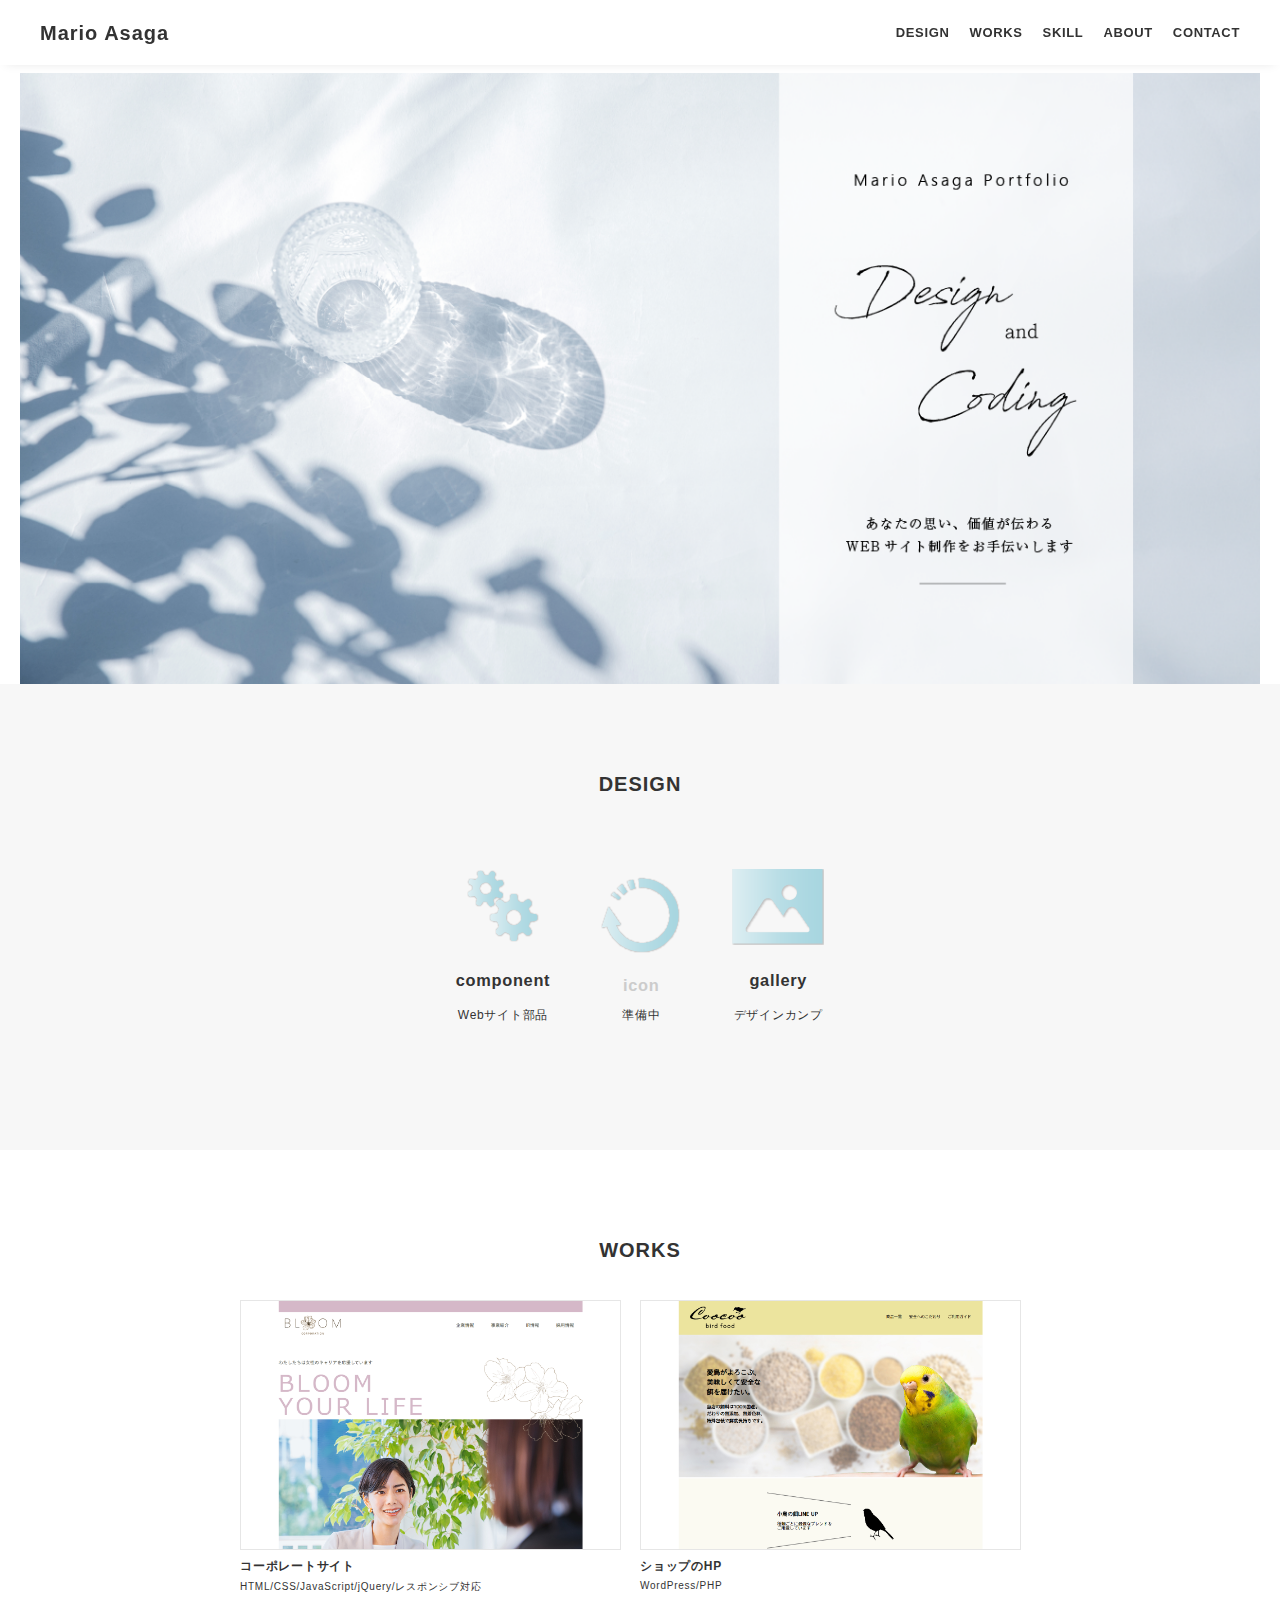
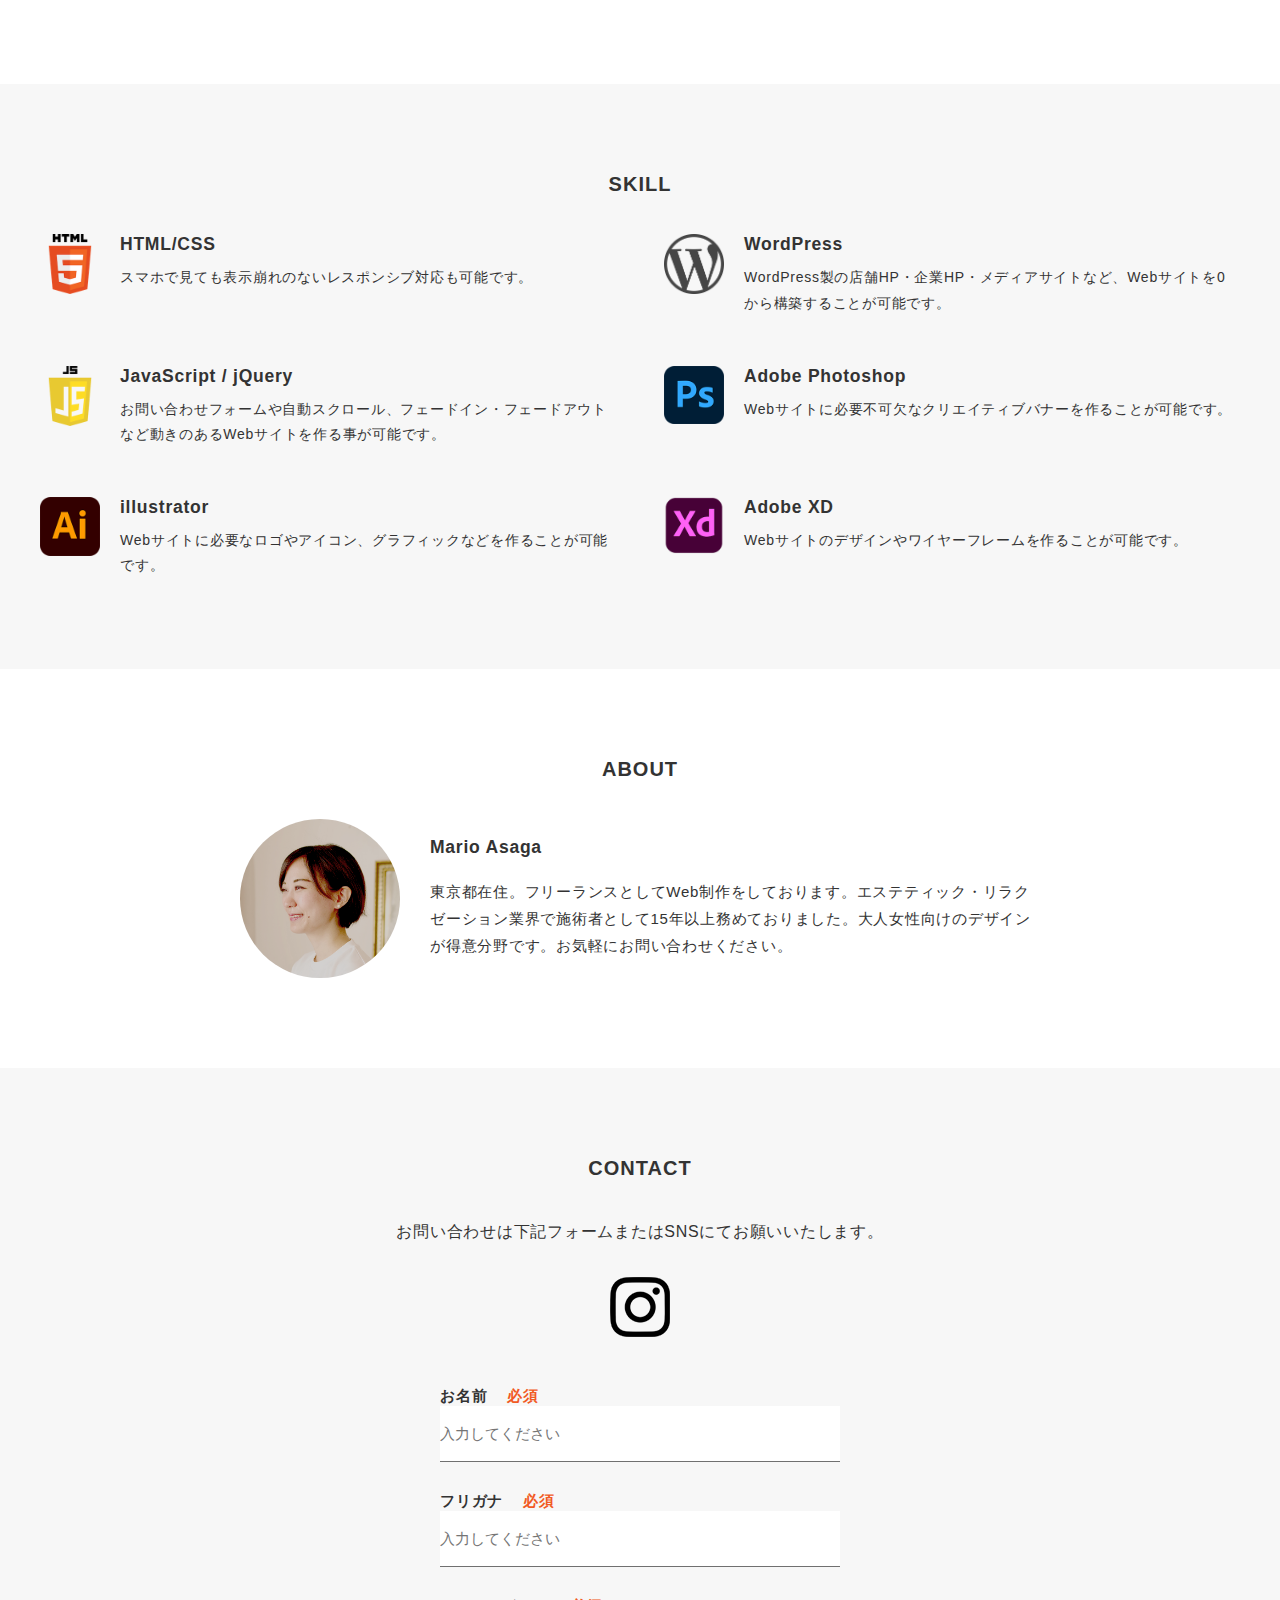
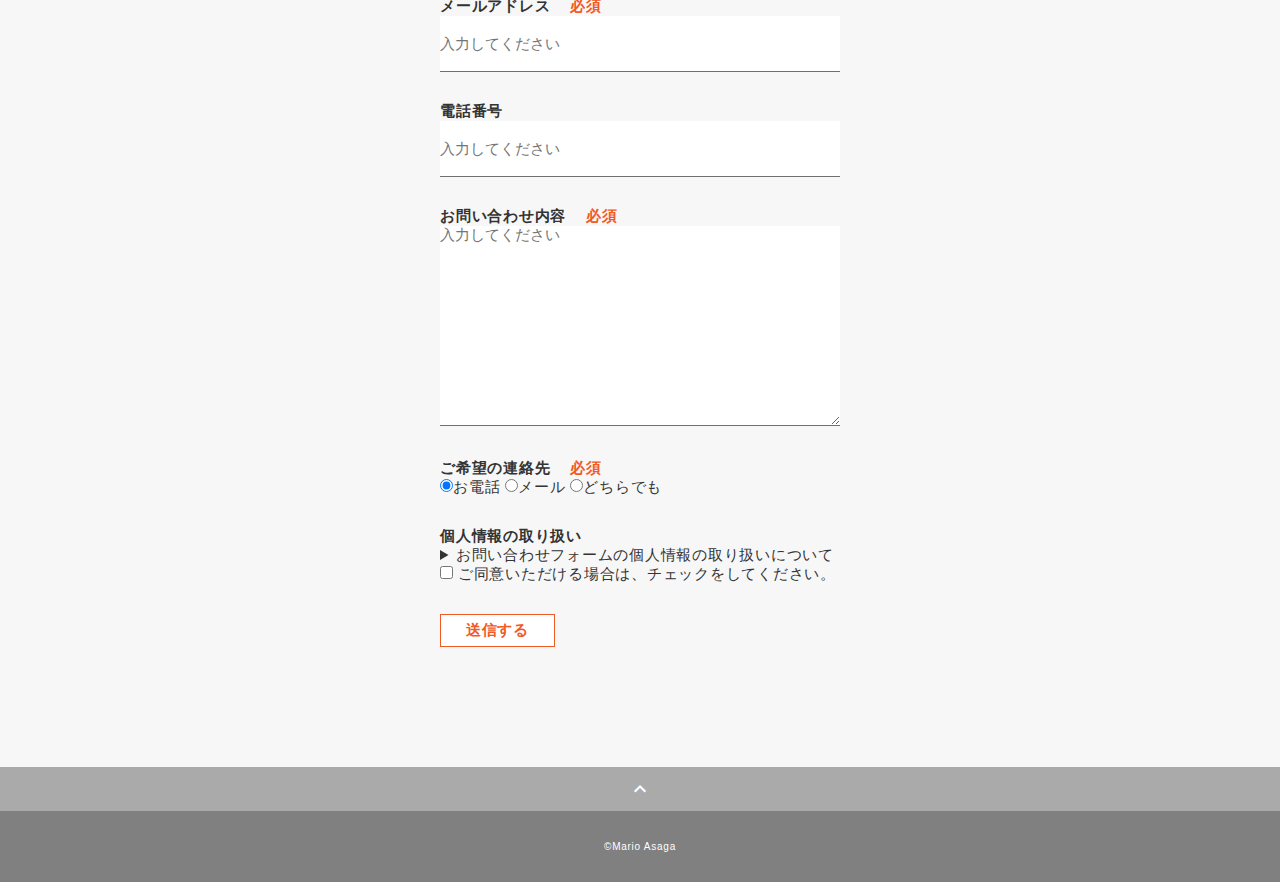
<file: index.html>
<!DOCTYPE html>
<html>
<head>
  <meta charset="utf-8">
  <meta name="viewport" content="width=device-width, initial-scale=1.0, maximum-scale=1.0, minimum-scale=1.0">
  <title>Mario Asaga ポートフォリオ</title>
  <link rel="preconnect" href="https://fonts.gstatic.com">
  <link href="https://fonts.googleapis.com/css2?family=Montserrat:wght@400;700&display=swap" rel="stylesheet">
  <link href="https://fonts.googleapis.com/css?family=Material+Icons+Outlined" rel="stylesheet">
  <link href="css/ress.css" media="all" rel="stylesheet" type="text/css" />
  <link href="css/style.css" media="all" rel="stylesheet" type="text/css" />
</head>

<body>
  <div class="wrapper">

    <!-- header -->
    <header class="header ">
      <div class="container">
        <h1 class="header-logo">
          <a href="#">Mario Asaga</a>
        </h1>
        <nav class="gnav">
          <ul class="gnav-list">
            <li class="gnav-item"><a href="#design">DESIGN</a></li>
            <li class="gnav-item"><a href="#works">WORKS</a></li>
            <li class="gnav-item"><a href="#skill">SKILL</a></li>
            <li class="gnav-item"><a href="#about">ABOUT</a></li>
            <li class="gnav-item"><a href="#contact">CONTACT</a></li>
          </ul>
        </nav>
      </div>
    </header>
    <!-- /header -->

    <main class="content">

      <!-- mv -->
      <div class="mv">
        <div class="mv-container">
          <img src="img/main.png" alt="">
        </div>
      </div>
      <!-- /mv -->

      <!-- design -->
      <section class="design section" id="design">
        <div>
          <h2 class="title">DESIGN</h2>
          <div class="design">
            <div class="design-item">  
              <div class="design-body">
                <a href="component.html" class="design-name">
                  <div class="design-contenets">
                    <img src="img/compornent.png">
                    <h3 class="design-maintext">component</h3>
                  </div>
                </a>
                <p class="design-subtext">Webサイト部品</p>
              </div>
            </div>
            <div class="design-item">
              <div class="design-body">
                <a href="#" class="disabled">
                  <div class="design-contenets">
                    <img src="img/icon.png">
                    <h3 class="design-maintext">icon</h3>
                  </div>
                </a>
                <p class="design-subtext">準備中</p>
              </div>
            </div>
            <div class="design-item">
              <div class="design-body">
                <a href="gallery.html" class="design-name">
                  <div class="design-contenets">
                    <img src="img/gallery.png">
                    <h3 class="design-maintext">gallery</h3>
                  </div>
                </a>
                <p class="design-subtext">デザインカンプ</p>
              </div>
            </div>
          </div>
        </div>
      </section>
      <!-- /design -->
      
      <!-- works -->
      <section class="works section" id="works">
        <div class="container">
          <h2 class="title">WORKS</h2>
          <div class="works-list">
            <a class="works-item" href="https://marioasaga.github.io/portfolio/work/bloom/">
              <div class="works-img"><img src="img/works/BLOOM_top.png" alt="html1" /></div>
              <p class="works-name">コーポレートサイト</p>
              <p class="works-info">HTML/CSS/JavaScript/jQuery/レスポンシブ対応</p>
            </a>
            <a class="works-item" href="https://masaga.main.jp/wordpress/">
              <div class="works-img"><img src="img/works/coocoo_top.png" alt="WordPress2" /></div>
              <p class="works-name">ショップのHP</p>
              <p class="works-info">WordPress/PHP</p>
            </a>
          </div>
        </div>
      </section>
      <!-- /works -->

      <!-- skill -->
      <section class="skill section" id="skill">
        <div class="container">
          <h2 class="title">SKILL</h2>
          <div class="skill-list">
            <div class="skill-item">
              <p class="skill-img"><img src="img/skills/html.png" alt="html"></p>
              <div class="skill-body">
                <h3 class="skill-name">HTML/CSS</h3>
                <p class="skill-text">
                  スマホで見ても表示崩れのないレスポンシブ対応も可能です。</p>
              </div>
            </div>
            <div class="skill-item">
              <p class="skill-img"><img src="img/skills/wordpress.png" alt="wordpress"></p>
              <div class="skill-body">
                <h3 class="skill-name">WordPress</h3>
                <p class="skill-text">
                  WordPress製の店舗HP・企業HP・メディアサイトなど、Webサイトを0から構築することが可能です。</p>
              </div>
            </div>
            <div class="skill-item">
              <p class="skill-img"><img src="img/skills/js.png" alt="javascript"></p>
              <div class="skill-body">
                <h3 class="skill-name">JavaScript / jQuery</h3>
                <p class="skill-text">
                  お問い合わせフォームや自動スクロール、フェードイン・フェードアウトなど動きのあるWebサイトを作る事が可能です。</p>
              </div>
            </div>
            <div class="skill-item">
              <p class="skill-img"><img src="img/skills/photoshop.png" alt="photoshop"></p>
              <div class="skill-body">
                <h3 class="skill-name">Adobe Photoshop</h3>
                <p class="skill-text">
                  Webサイトに必要不可欠なクリエイティブバナーを作ることが可能です。</p>
              </div>
            </div>
            <div class="skill-item">
              <p class="skill-img"><img src="img/skills/illustrator.png" alt="jquery"></p>
              <div class="skill-body">
                <h3 class="skill-name">illustrator</h3>
                <p class="skill-text">
                  Webサイトに必要なロゴやアイコン、グラフィックなどを作ることが可能です。</p>
              </div>
            </div>
            <div class="skill-item">
              <p class="skill-img"><img src="img/skills/xd.png" alt="adobexd"></p>
              <div class="skill-body">
                <h3 class="skill-name">Adobe XD</h3>
                <p class="skill-text">
                  Webサイトのデザインやワイヤーフレームを作ることが可能です。</p>
              </div>
            </div>
          </div>
        </div>
      </section>
      <!-- /skill -->

      <!-- about -->
      <section class="about section" id="about">
        <div class="container">
          <h2 class="title">ABOUT</h2>
          <div class="profile">
            <p class="profile-img">
              <img src="img/about.png" alt="about">
            </p>
            <div class="profile-body">
              <h3 class="profile-name">
                Mario Asaga
              </h3>
              <p>
                東京都在住。フリーランスとしてWeb制作をしております。エステティック・リラクゼーション業界で施術者として15年以上務めておりました。大人女性向けのデザインが得意分野です。お気軽にお問い合わせください。
              </p>
            </div>
          </div>
        </div>
      </section>
      <!-- /about -->

      <!-- contact -->
      <section class="contact section" id="contact">
        <div class="container">
          <h2 class="title">CONTACT</h2>
          <div class="contact-list">
            <p class="lead">
              お問い合わせは下記フォームまたはSNSにてお願いいたします。
            </p>
            <a href="https://www.instagram.com/a_mario1211?igsh=NG5hbWpnbXZpdW4y&utm_source=qr" target="_blank">
              <img class="sns" src="img/icon_instagram.png" alt="Instagram">
            </a>
          </div>
          <div class="form">
            <form>
              <div>
                <div class="contact-heading">
                  <label class="contact-label">お名前<span class="contact-span">必須</span></label>
                </div>
                <div>
                  <input type="text" name="name" placeholder="入力してください" class="contact-textbox">
                </div>
              </div>
              <div>
                <div class="contact-heading">
                  <label class="contact-label">フリガナ<span class="contact-span">必須</span></label>
                </div>
                <div>
                  <input type="text" name="hurigana" placeholder="入力してください" class="contact-textbox">
                </div>
              </div>
              <div>
                <div class="contact-heading">
                  <label class="contact-label">メールアドレス<span class="contact-span">必須</span></label>
                </div>
                <div>
                  <input type="text" name="email" placeholder="入力してください" class="contact-textbox">
                </div>
              </div>
              <div>
                <div class="contact-heading">
                  <label class="contact-label">電話番号</label>
                </div>
                <div>
                  <input type="text" name="tel" placeholder="入力してください" class="contact-textbox">
                </div>
              </div>
              <div>
                <div class="contact-heading">
                  <label class="contact-label">お問い合わせ内容<span class="contact-span">必須</span></label>
                </div>
                <div>
                  <textarea class="contact-textarea" placeholder="入力してください" name="message"></textarea>
                </div>
              </div>
              <div>
                <div class="contact-heading">
                  <label class="contact-label">ご希望の連絡先<span class="contact-span">必須</span></label>
                </div>
                <div>
                  <input class="radiobutton" type="radio" value="tel" name="contact" checked><label>お電話</label>
                  <input class="radiobutton" type="radio" value="mail" name="contact"><label>メール</label>
                  <input class="radiobutton" type="radio" value="both" name="contact"><label>どちらでも</label>
                </div>
              </div>
              <div>
                <div class="contact-heading">
                  <label class="contact-label">個人情報の取り扱い</label>
                </div>
                <div>
                  <details>
                    <summary>お問い合わせフォームの個人情報の取り扱いについて</summary>
                    <div>
                      <span>１．組織の名称又は氏名</span><br>
                      浅賀まりお<br>
                      <br>
                      <span>２．個人情報保護管理者（若しくはその代理人）の連絡先<br>
                      メールアドレス：571211mario@gmail.com<br>
                      <br>
                      <span>３．個人情報の利用目的</span><br>
                      ・本サービス及び本サービスに関連する情報の提供又はそれらに関する連絡のため<br>
                      ・ユーザーの本人確認のため<br>
                      ・サービスのご案内のため<br>
                      <br>
                      <span>４．個人情報の取り扱い業務の委託</span><br>
                      個人情報の取扱業務の全部または一部を外部に業務委託する場合があります。<br>
                      その際、本サービスは、個人情報を適切に保護できる管理体制を敷き実行していることを条件として<br>
                      委託先を厳選したうえで、機密保持契約を委託先と締結し、お客様の個人情報を厳密に管理させます。<br>
                      <br>
                      <span>５．個人情報の開示等の請求</span><br>
                      お客様は、本サービスに対してご自身の個人情報の開示等（利用目的の通知、開示、内容の訂正・追加・削除、利用の停止または消去、第三者への提供の停止）に関して、当社問合わせ窓口に申し出ることができます。<br>
                      その際、弊社はお客様ご本人を確認させていただいたうえで、合理的な期間内に対応いたします。<br><br>
                      <span>６．個人情報を提供されることの任意性について</span><br>
                      お客様がご自身の個人情報を弊社に提供されるか否かは、お客様のご判断によりますが、もしご提供されない場合には、適切なサービスが提供できない場合がありますので予めご了承ください。
                    </div>
                  </details>
                  <input type="checkbox" name="agree">
                  <span>ご同意いただける場合は、チェックをしてください。</span>
                </div>
                <input type="submit" value="送信する" class="submit_btn">
              </div>
            </form>
          </div>
        </div>
      </section>
      <!-- /contact -->
      <div class="page-top" id="js-page-top">
        <span class="material-icons-outlined">expand_less</span>
      </div>
    </main>

    <!-- footer -->
    <footer class="footer">
      <div class="copyright">&copy;Mario Asaga</div>
    </footer>
    <!-- /footer -->

  </div>
  <script src="https://ajax.googleapis.com/ajax/libs/jquery/3.6.0/jquery.min.js"></script>
  <script type='text/javascript' src="js/script.js"></script>
</body>
</html>
</file>
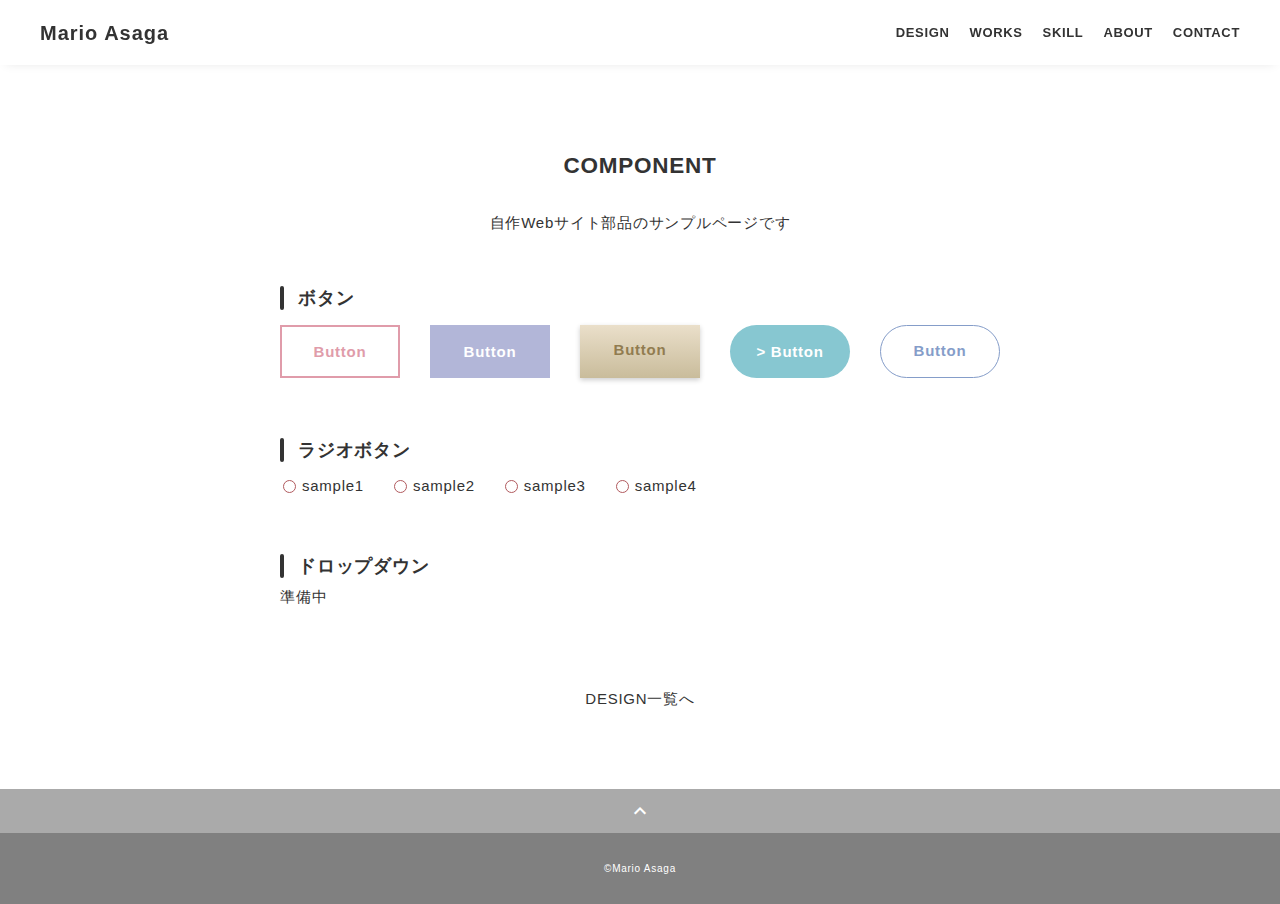
<file: component.html>
<!DOCTYPE html>
<html>
<head>
  <meta charset="utf-8">
  <meta name="viewport" content="width=device-width, initial-scale=1.0, maximum-scale=1.0, minimum-scale=1.0">
  <title>Mario Asaga ポートフォリオ</title>
  <link rel="preconnect" href="https://fonts.gstatic.com">
  <link href="https://fonts.googleapis.com/css2?family=Montserrat:wght@400;700&display=swap" rel="stylesheet">
  <link href="https://fonts.googleapis.com/css?family=Material+Icons+Outlined" rel="stylesheet">
  <link href="css/ress.css" media="all" rel="stylesheet" type="text/css" />
  <link href="css/style.css" media="all" rel="stylesheet" type="text/css" />
</head>

<body>
  <div class="wrapper">

    <!-- header -->
    <header class="header ">
      <div class="container">
        <h1 class="header-logo">
          <a href="index.html">Mario Asaga</a>
        </h1>
        <nav class="gnav">
          <ul class="gnav-list">
            <li class="gnav-item"><a href="index.html#design">DESIGN</a></li>
            <li class="gnav-item"><a href="index.html#works">WORKS</a></li>
            <li class="gnav-item"><a href="index.html#skill">SKILL</a></li>
            <li class="gnav-item"><a href="index.html#about">ABOUT</a></li>
            <li class="gnav-item"><a href="index.html#contact">CONTACT</a></li>
          </ul>
        </nav>
      </div>
    </header>
    <!-- /header -->

    <main class="content">

      <article class="article">
        <div class="article-container">
          <h2 class="article-title">COMPONENT</h2>
          <div class="article-body">
            <p class="component">
              自作Webサイト部品のサンプルページです
            </p>

            <h3>ボタン</h3>
            <div class="btn">
              <a href="" class="btn_01">Button</a>
              <a href="" class="btn_02">Button</a>
              <a href="" class="btn_03">Button</a>
              <a href="" class="btn_04">> Button</a>
              <a href="" class="btn_05">Button</a>
            </div>

            <h3>ラジオボタン</h3>
            <div class="list">
              <ul>
              <li><input type="radio" name="radio01" class="radio01" id="radio01-1"><label for="radio01-1">sample1</label></li>
              <li><input type="radio" name="radio01" class="radio01" id="radio01-2"><label for="radio01-2">sample2</label></li>
              <li><input type="radio" name="radio01" class="radio01" id="radio01-3"><label for="radio01-3">sample3</label></li>
              <li><input type="radio" name="radio01" class="radio01" id="radio01-4"><label for="radio01-4">sample4</label></li>
              </ul>
            </div>

            <h3>ドロップダウン</h3>
            <p>準備中</p>
            

          </div>
          <div class="home-link">
            <a href="index.html#design">DESIGN一覧へ</a>
          </div>
        </div>
      </article>

      <div class="page-top" id="js-page-top">
        <span class="material-icons-outlined">expand_less</span>
      </div>
    </main>

    <!-- footer -->
    <footer class="footer">
      <div class="copyright">&copy;Mario Asaga</div>
    </footer>
    <!-- /footer -->

  </div>
  <script src="https://ajax.googleapis.com/ajax/libs/jquery/3.6.0/jquery.min.js"></script>
  <script type='text/javascript' src="js/script.js"></script>
</body>
</html>
</file>
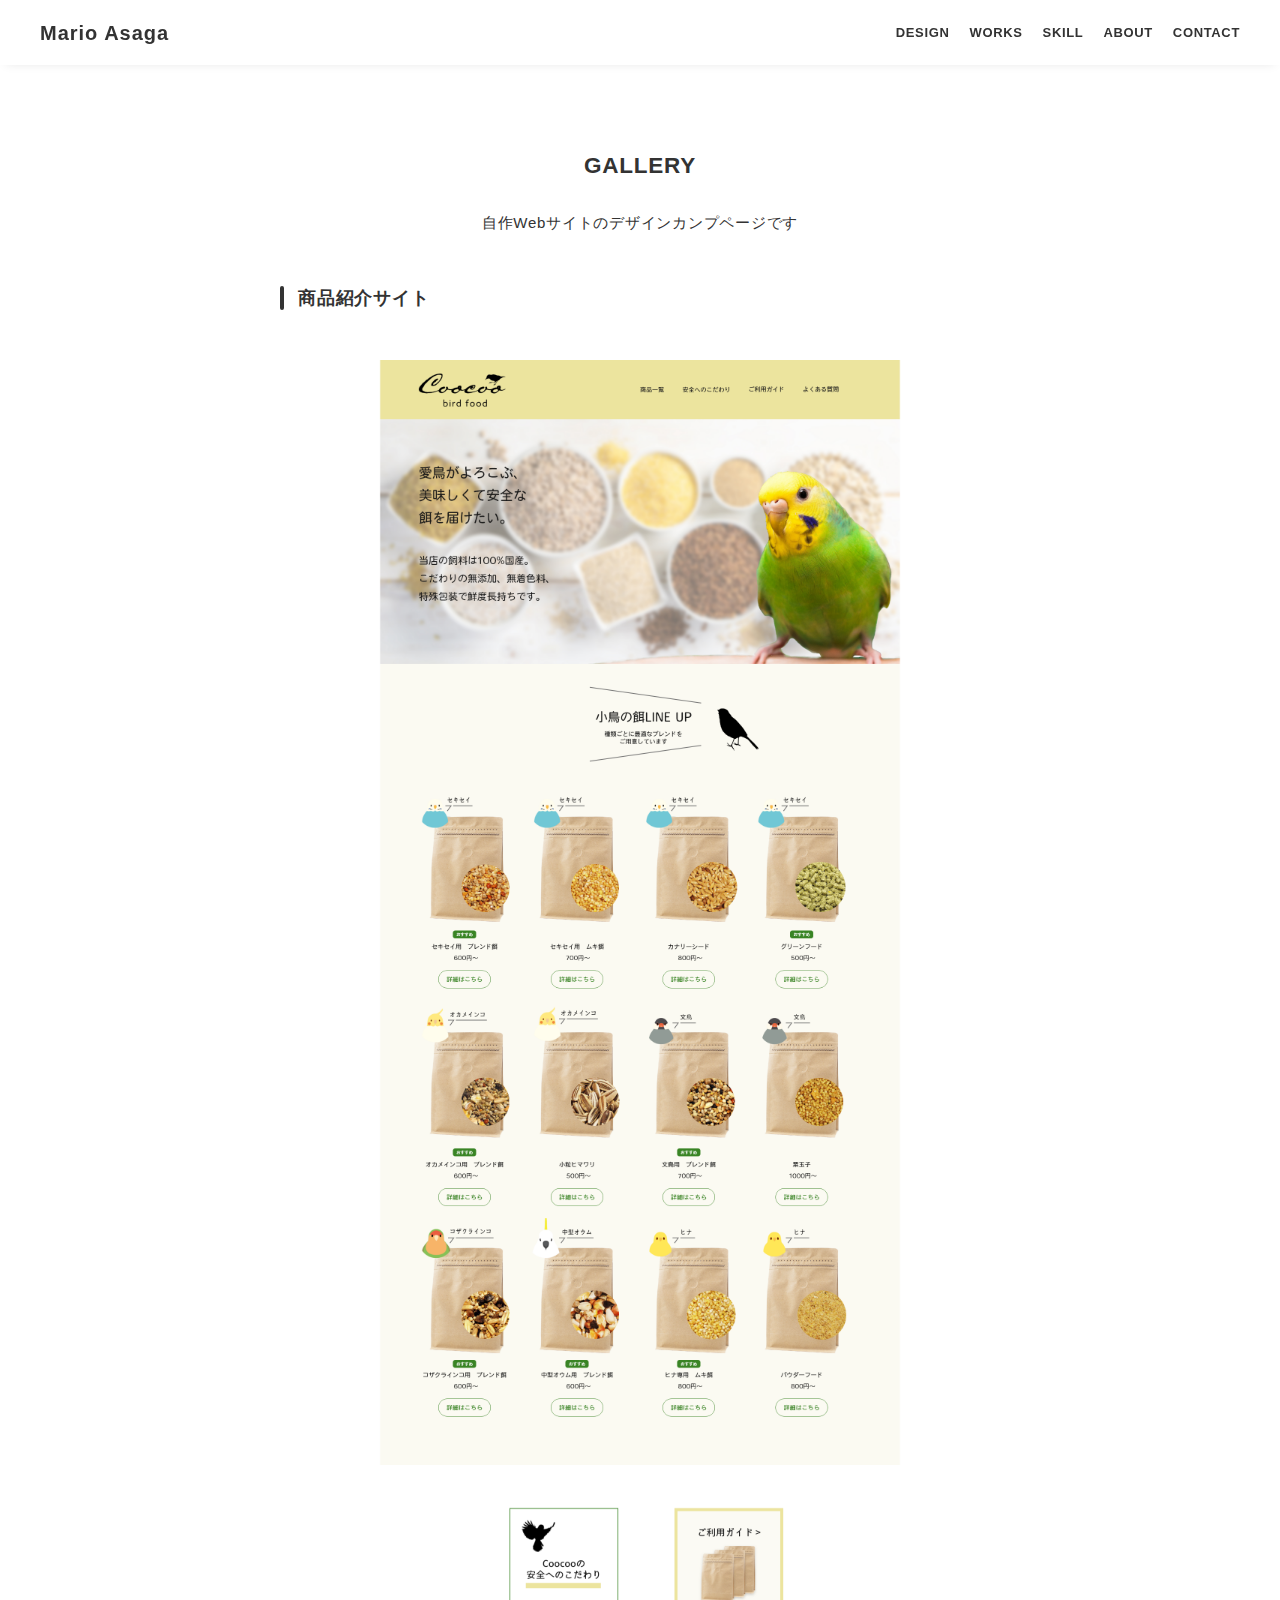
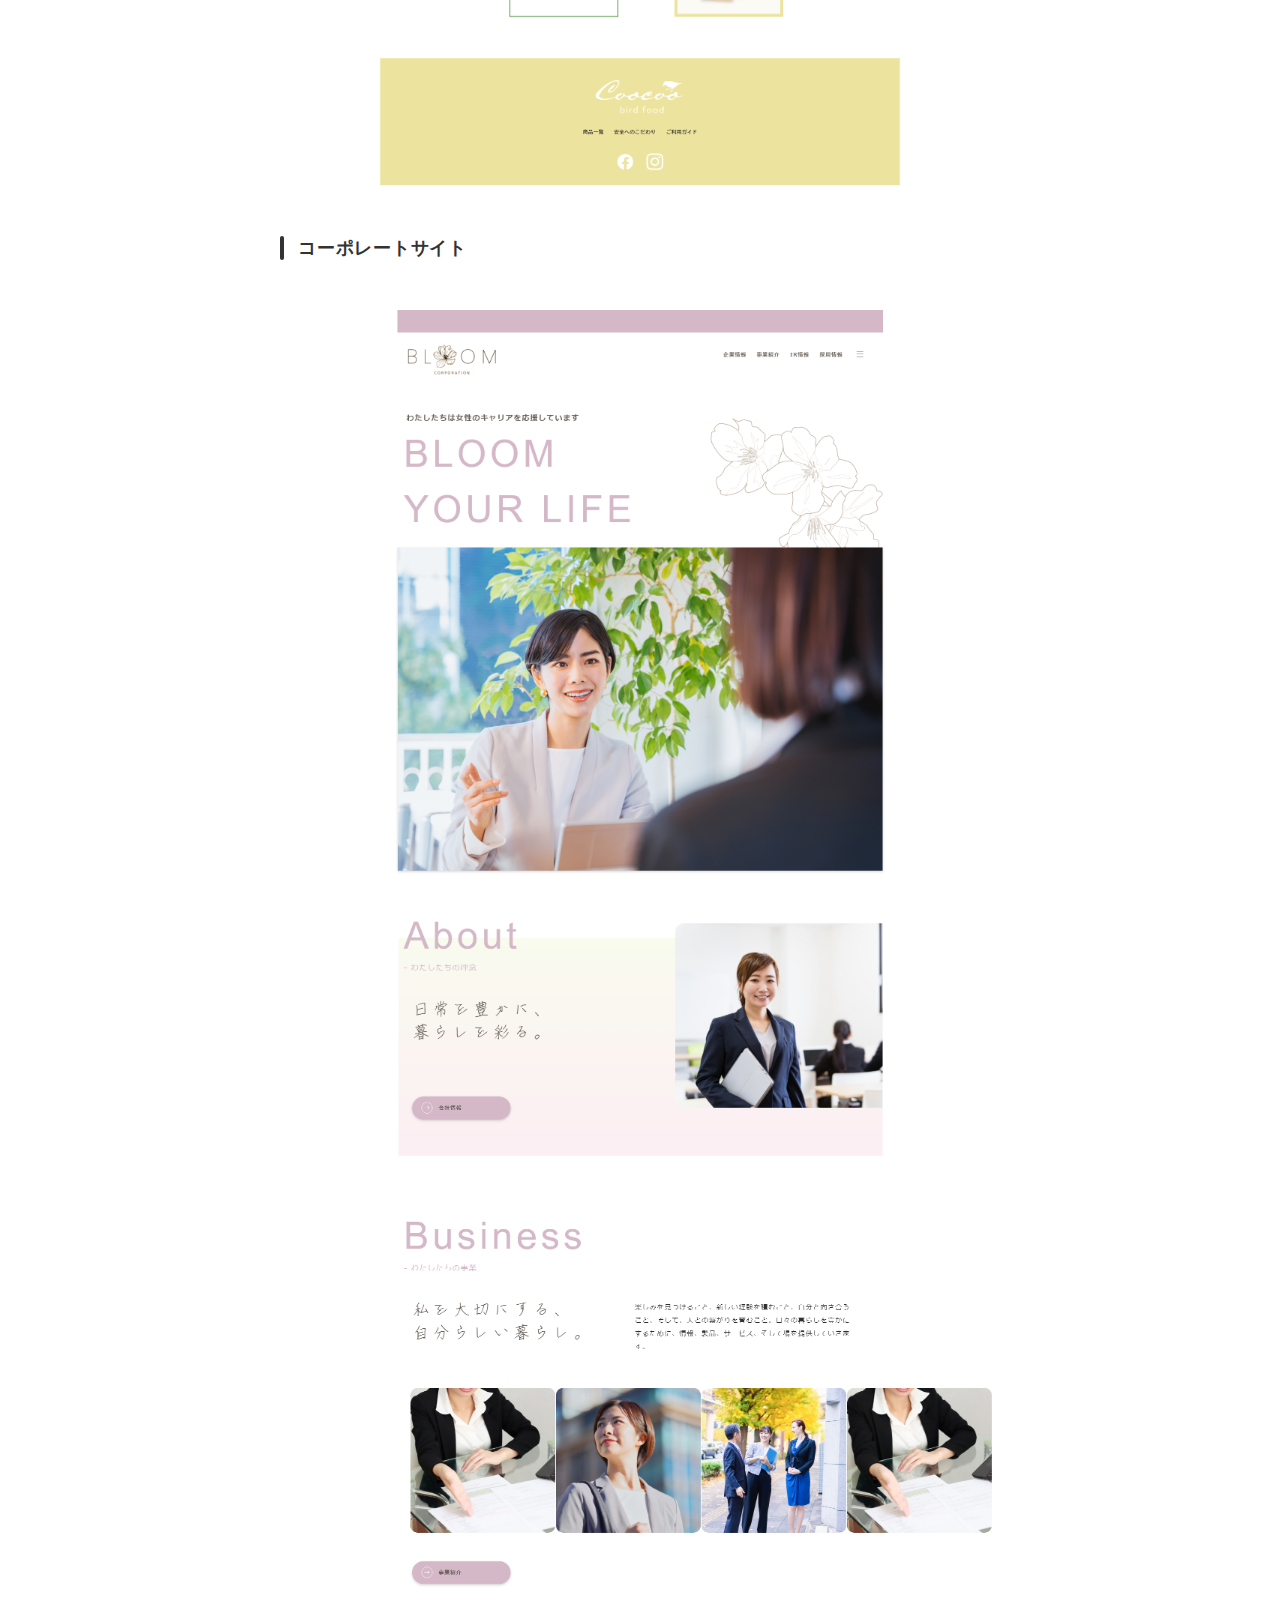
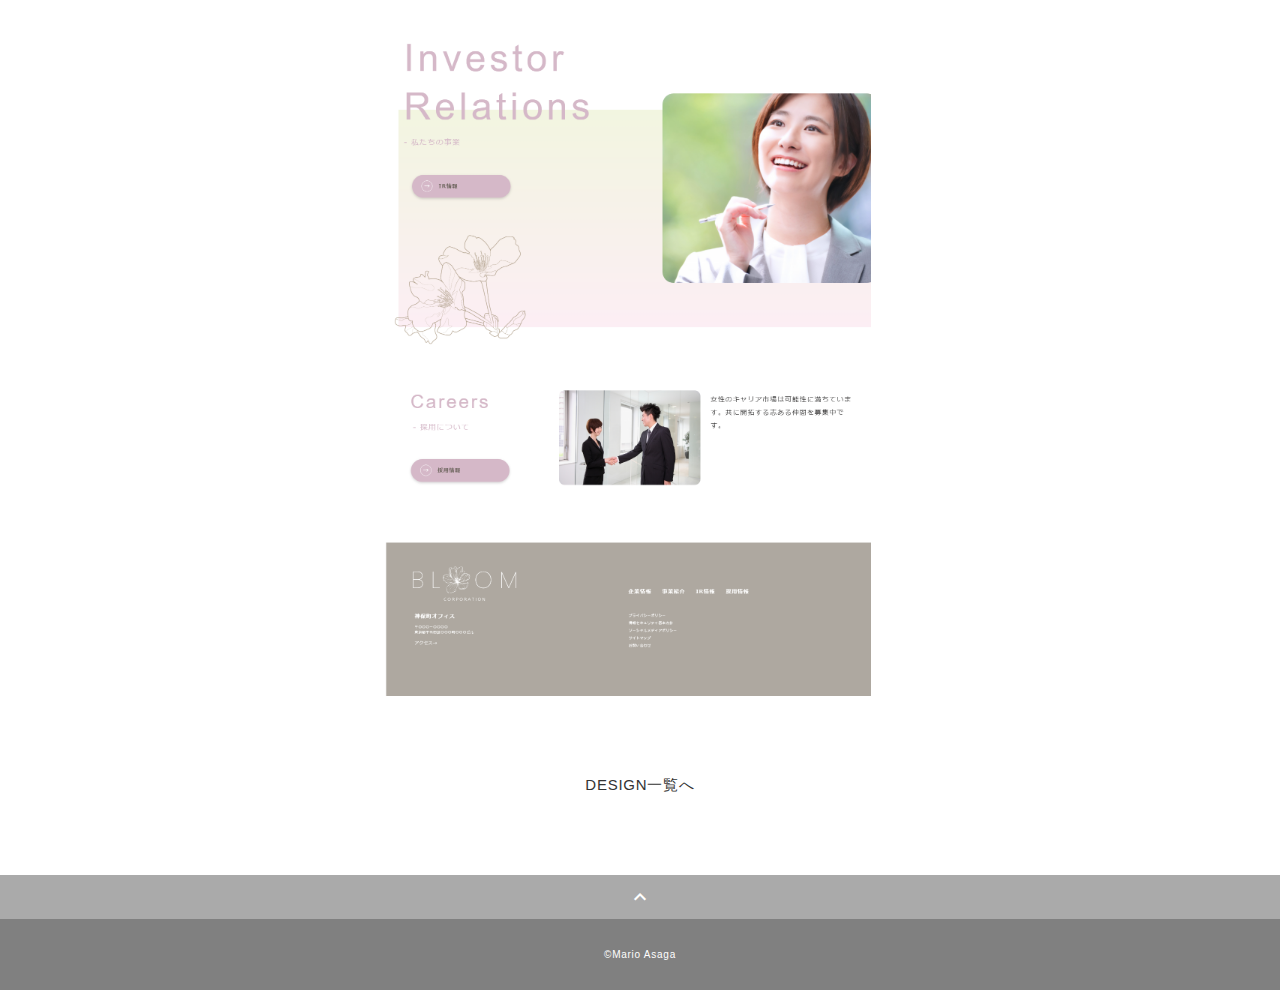
<file: gallery.html>
<!DOCTYPE html>
<html>
<head>
  <meta charset="utf-8">
  <meta name="viewport" content="width=device-width, initial-scale=1.0, maximum-scale=1.0, minimum-scale=1.0">
  <title>Mario Asaga ポートフォリオ</title>
  <link rel="preconnect" href="https://fonts.gstatic.com">
  <link href="https://fonts.googleapis.com/css2?family=Montserrat:wght@400;700&display=swap" rel="stylesheet">
  <link href="https://fonts.googleapis.com/css?family=Material+Icons+Outlined" rel="stylesheet">
  <link href="css/ress.css" media="all" rel="stylesheet" type="text/css" />
  <link href="css/style.css" media="all" rel="stylesheet" type="text/css" />
</head>

<body>
  <div class="wrapper">

    <!-- header -->
    <header class="header ">
      <div class="container">
        <h1 class="header-logo">
          <a href="index.html">Mario Asaga</a>
        </h1>
        <nav class="gnav">
          <ul class="gnav-list">
            <li class="gnav-item"><a href="index.html#design">DESIGN</a></li>
            <li class="gnav-item"><a href="index.html#works">WORKS</a></li>
            <li class="gnav-item"><a href="index.html#skill">SKILL</a></li>
            <li class="gnav-item"><a href="index.html#about">ABOUT</a></li>
            <li class="gnav-item"><a href="index.html#contact">CONTACT</a></li>
          </ul>
        </nav>
      </div>
    </header>
    <!-- /header -->

    <main class="content">

      <article class="article">
        <div class="article-container">
          <h2 class="article-title">GALLERY</h2>
          <div class="article-body">
            <p class="component">
              自作Webサイトのデザインカンプページです
            </p>

            <h3>商品紹介サイト</h3>
            <div class="gallery-img">
              <img src="img/gallery/coocoo.png">
            </div>
            <h3>コーポレートサイト</h3>
            <div class="gallery-img">
              <img src="img/gallery/bloom.png">
            </div>


            

          </div>
          <div class="home-link">
            <a href="index.html#design">DESIGN一覧へ</a>
          </div>
        </div>
      </article>

      <div class="page-top" id="js-page-top">
        <span class="material-icons-outlined">expand_less</span>
      </div>
    </main>

    <!-- footer -->
    <footer class="footer">
      <div class="copyright">&copy;Mario Asaga</div>
    </footer>
    <!-- /footer -->

  </div>
  <script src="https://ajax.googleapis.com/ajax/libs/jquery/3.6.0/jquery.min.js"></script>
  <script type='text/javascript' src="js/script.js"></script>
</body>
</html>
</file>
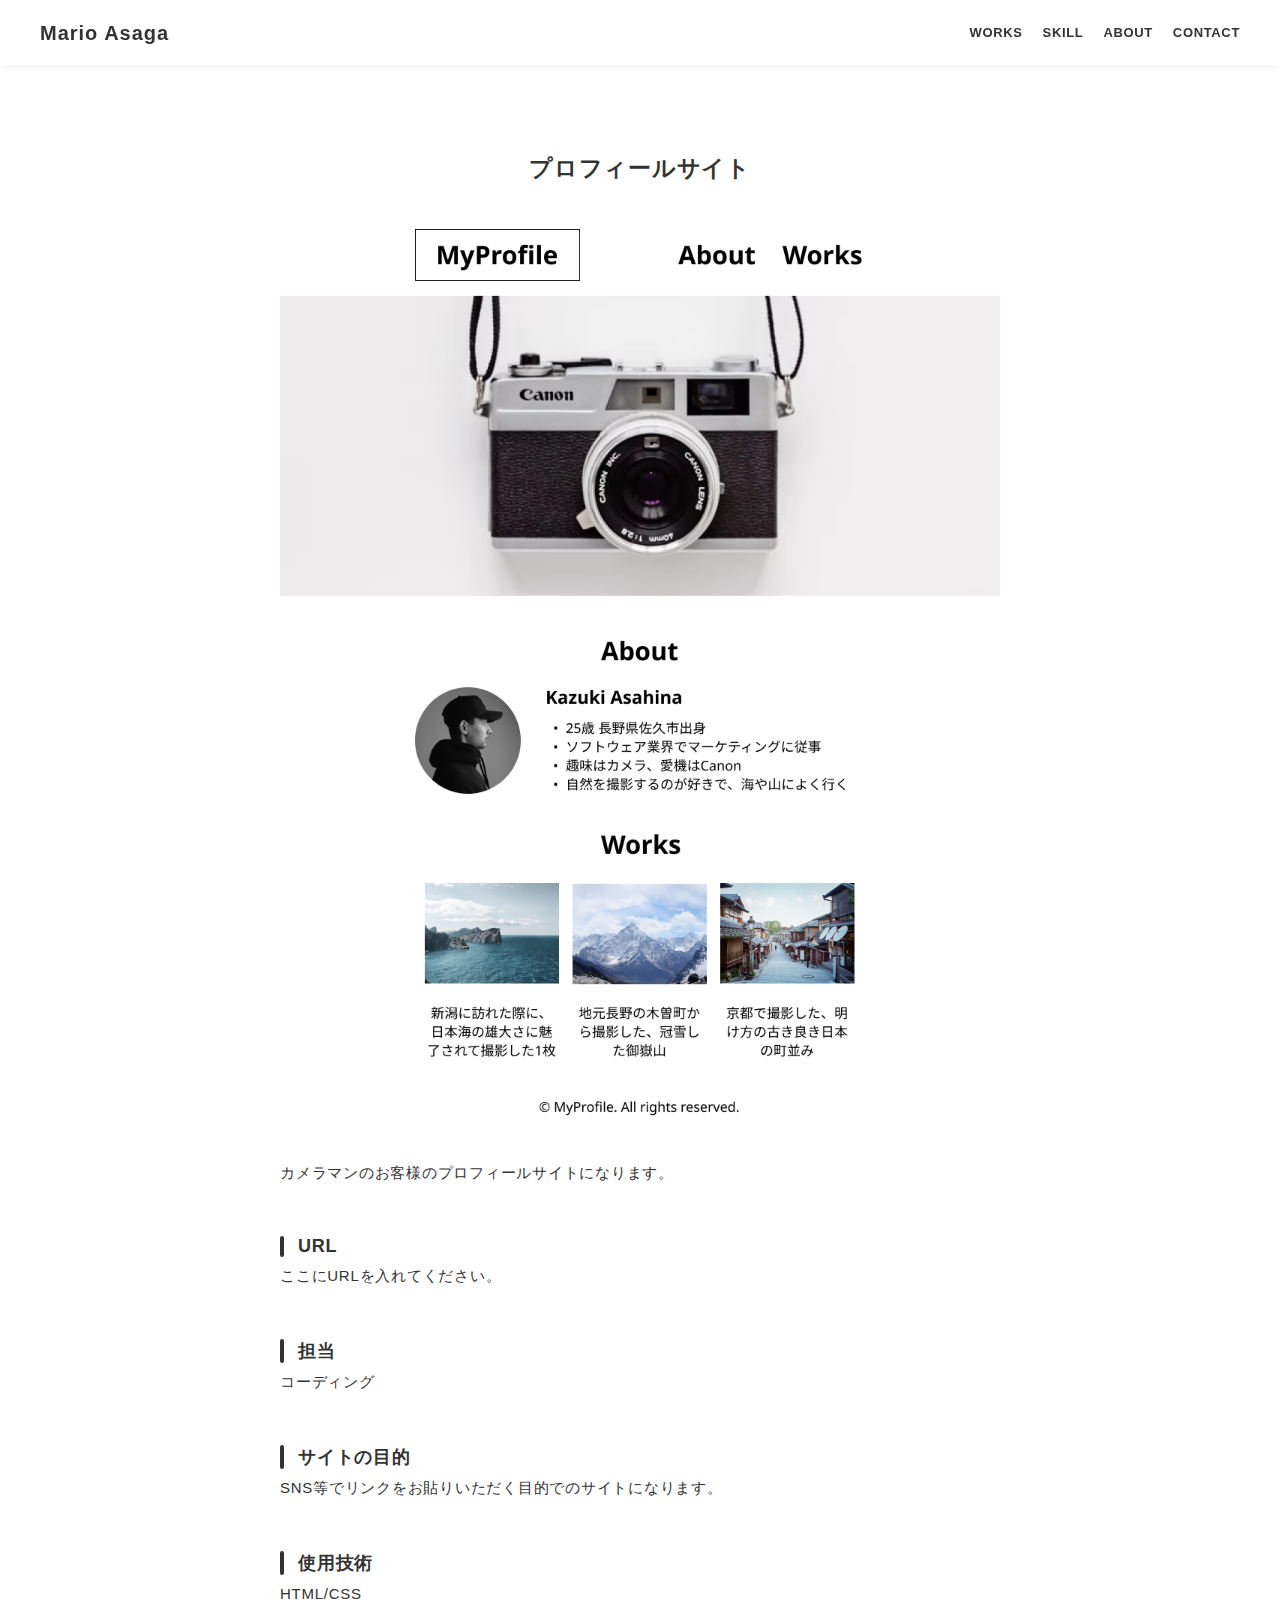
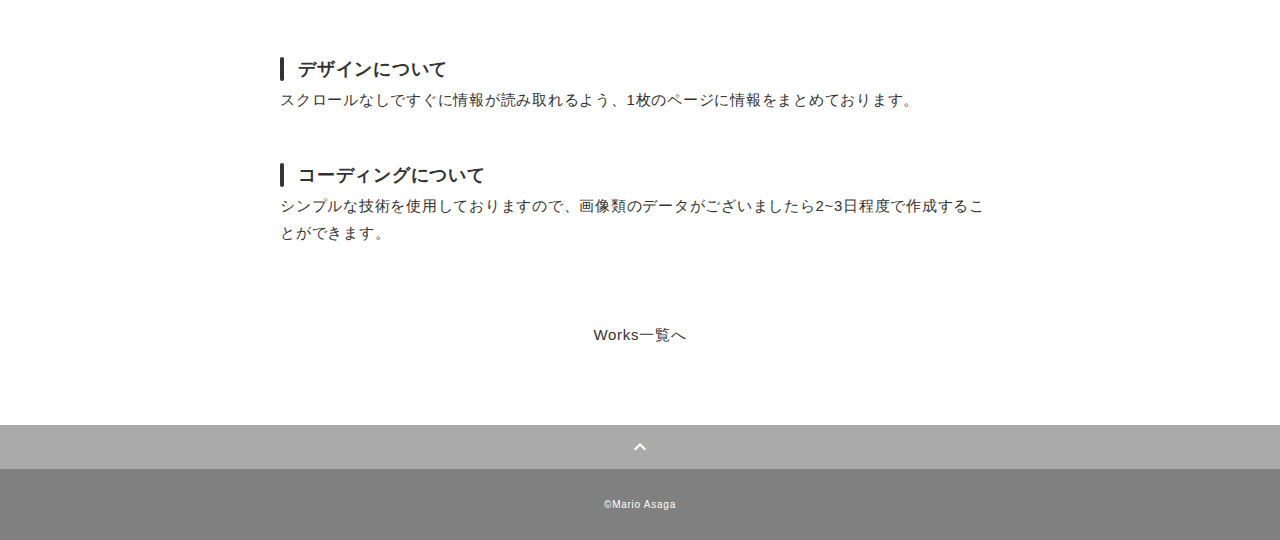
<file: works-2.html>
<!DOCTYPE html>
<html>
<head>
  <meta charset="utf-8">
  <meta name="viewport" content="width=device-width, initial-scale=1.0, maximum-scale=1.0, minimum-scale=1.0">
  <title>ASAGA ポートフォリオ</title>
  <link rel="preconnect" href="https://fonts.gstatic.com">
  <link href="https://fonts.googleapis.com/css2?family=Montserrat:wght@400;700&display=swap" rel="stylesheet">
  <link href="https://fonts.googleapis.com/css?family=Material+Icons+Outlined" rel="stylesheet">
  <link href="css/ress.css" media="all" rel="stylesheet" type="text/css" />
  <link href="css/style.css" media="all" rel="stylesheet" type="text/css" />
</head>

<body>
  <div class="wrapper">

    <!-- header -->
    <header class="header ">
      <div class="container">
        <h1 class="header-logo">
          <a href="index.html">Mario Asaga</a>
        </h1>
        <nav class="gnav">
          <ul class="gnav-list">
            <li class="gnav-item"><a href="index.html#works">WORKS</a></li>
            <li class="gnav-item"><a href="index.html#skill">SKILL</a></li>
            <li class="gnav-item"><a href="index.html#about">ABOUT</a></li>
            <li class="gnav-item"><a href="index.html#contact">CONTACT</a></li>
          </ul>
        </nav>
      </div>
    </header>
    <!-- /header -->

    <main class="content">

      <article class="article">
        <div class="article-container">
          <h2 class="article-title">プロフィールサイト</h2>
          <div class="article-body">
            <p>
              <img src="img/works-detail/works-2_pc.png" alt="">
            </p>
            <p>
              カメラマンのお客様のプロフィールサイトになります。
            </p>
            <h3>URL</h3>
            <p><a href="" target="_blank" rel="noopener">ここにURLを入れてください。</a></p>
            <h3>担当</h3>
            <p>コーディング</p>
            <h3>サイトの目的</h3>
            <p>SNS等でリンクをお貼りいただく目的でのサイトになります。</p>
            <h3>使用技術</h3>
            <p>HTML/CSS</p>
            <h3>デザインについて</h3>
            <p>
              スクロールなしですぐに情報が読み取れるよう、1枚のページに情報をまとめております。
            </p>
            <h3>コーディングについて</h3>
            <p>
              シンプルな技術を使用しておりますので、画像類のデータがございましたら2~3日程度で作成することができます。
            </p>
          </div>
          <div class="home-link">
            <a href="index.html#works">Works一覧へ</a>
          </div>
        </div>
      </article>

      <div class="page-top" id="js-page-top">
        <span class="material-icons-outlined">expand_less</span>
      </div>
    </main>

    <!-- footer -->
    <footer class="footer">
      <div class="copyright">&copy;Mario Asaga</div>
    </footer>
    <!-- /footer -->

  </div>
  <script src="https://ajax.googleapis.com/ajax/libs/jquery/3.6.0/jquery.min.js"></script>
  <script type='text/javascript' src="js/script.js"></script>
</body>
</html>
</file>
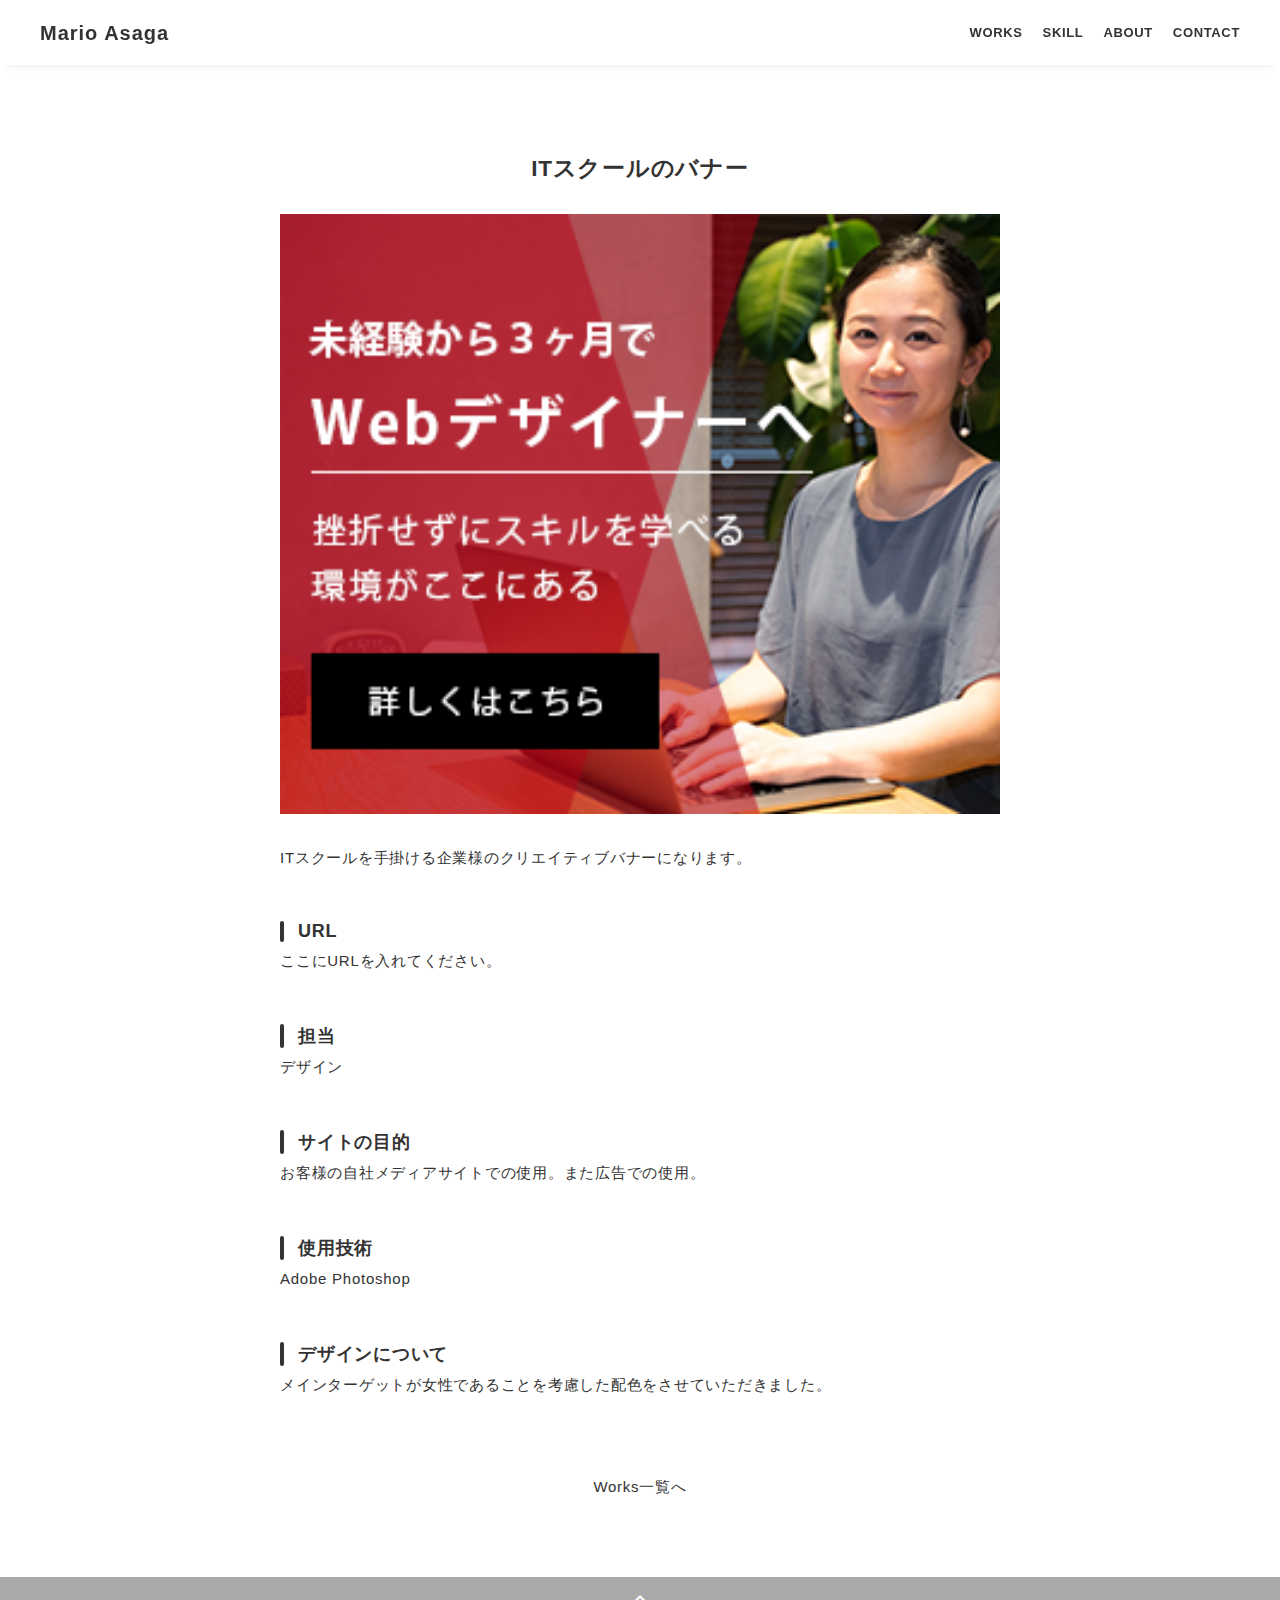
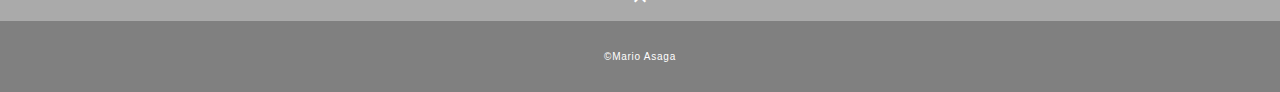
<file: works-4.html>
<!DOCTYPE html>
<html>
<head>
  <meta charset="utf-8">
  <meta name="viewport" content="width=device-width, initial-scale=1.0, maximum-scale=1.0, minimum-scale=1.0">
  <title>ASAGA ポートフォリオ</title>
  <link rel="preconnect" href="https://fonts.gstatic.com">
  <link href="https://fonts.googleapis.com/css2?family=Montserrat:wght@400;700&display=swap" rel="stylesheet">
  <link href="https://fonts.googleapis.com/css?family=Material+Icons+Outlined" rel="stylesheet">
  <link href="css/ress.css" media="all" rel="stylesheet" type="text/css" />
  <link href="css/style.css" media="all" rel="stylesheet" type="text/css" />
</head>

<body>
  <div class="wrapper">

    <!-- header -->
    <header class="header ">
      <div class="container">
        <h1 class="header-logo">
          <a href="index.html">Mario Asaga</a>
        </h1>
        <nav class="gnav">
          <ul class="gnav-list">
            <li class="gnav-item"><a href="index.html#works">WORKS</a></li>
            <li class="gnav-item"><a href="index.html#skill">SKILL</a></li>
            <li class="gnav-item"><a href="index.html#about">ABOUT</a></li>
            <li class="gnav-item"><a href="index.html#contact">CONTACT</a></li>
          </ul>
        </nav>
      </div>
    </header>
    <!-- /header -->

    <main class="content">

      <article class="article">
        <div class="article-container">
          <h2 class="article-title">ITスクールのバナー</h2>
          <div class="article-body">
            <p style="text-align: center;">
              <img src="img/works-detail/works-4.png" alt="">
            </p>
            <p>
              ITスクールを手掛ける企業様のクリエイティブバナーになります。
            </p>
            <h3>URL</h3>
            <p><a href="" target="_blank" rel="noopener">ここにURLを入れてください。</a></p>
            <h3>担当</h3>
            <p>デザイン</p>
            <h3>サイトの目的</h3>
            <p>お客様の自社メディアサイトでの使用。また広告での使用。</p>
            <h3>使用技術</h3>
            <p>Adobe Photoshop</p>
            <h3>デザインについて</h3>
            <p>
              メインターゲットが女性であることを考慮した配色をさせていただきました。
            </p>
          </div>
          <div class="home-link">
            <a href="index.html#works">Works一覧へ</a>
          </div>
        </div>
      </article>

      <div class="page-top" id="js-page-top">
        <span class="material-icons-outlined">expand_less</span>
      </div>
    </main>

    <!-- footer -->
    <footer class="footer">
      <div class="copyright">&copy;Mario Asaga</div>
    </footer>
    <!-- /footer -->

  </div>
  <script src="https://ajax.googleapis.com/ajax/libs/jquery/3.6.0/jquery.min.js"></script>
  <script type='text/javascript' src="js/script.js"></script>
</body>
</html>
</file>
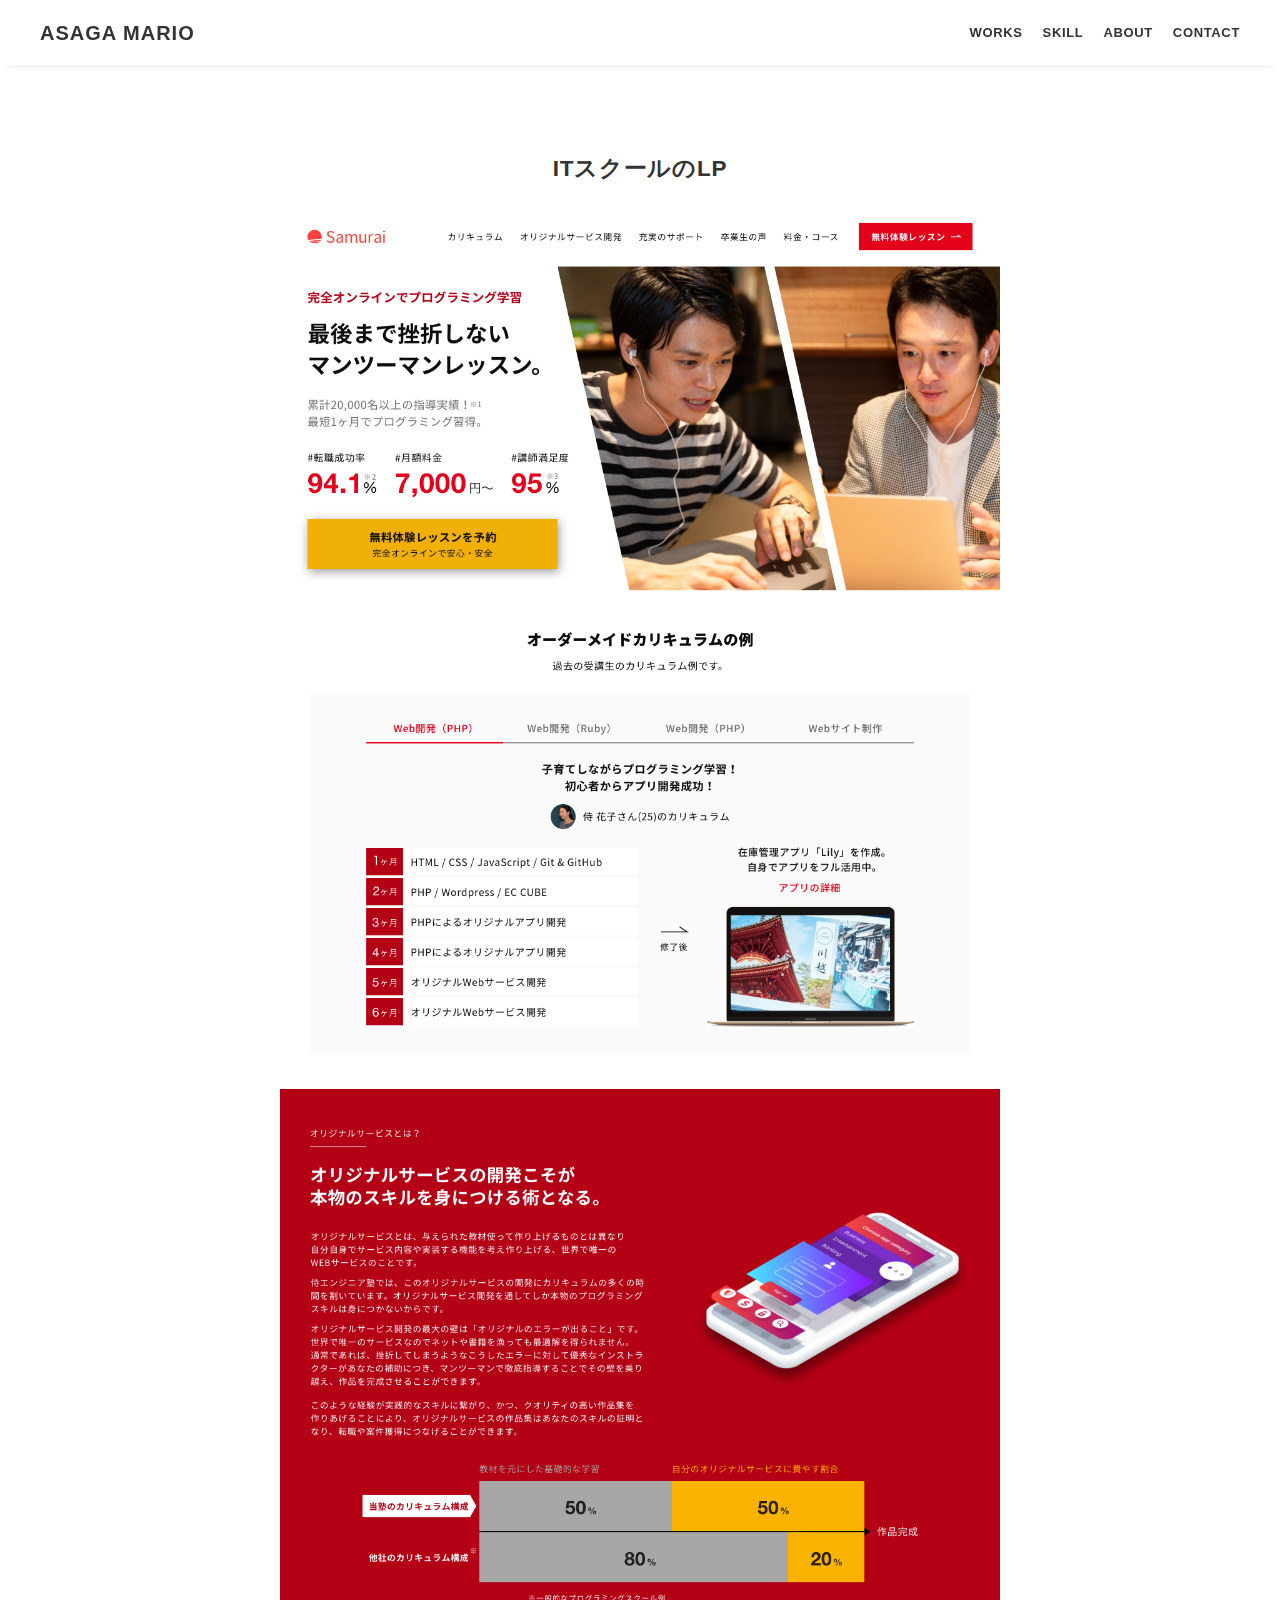
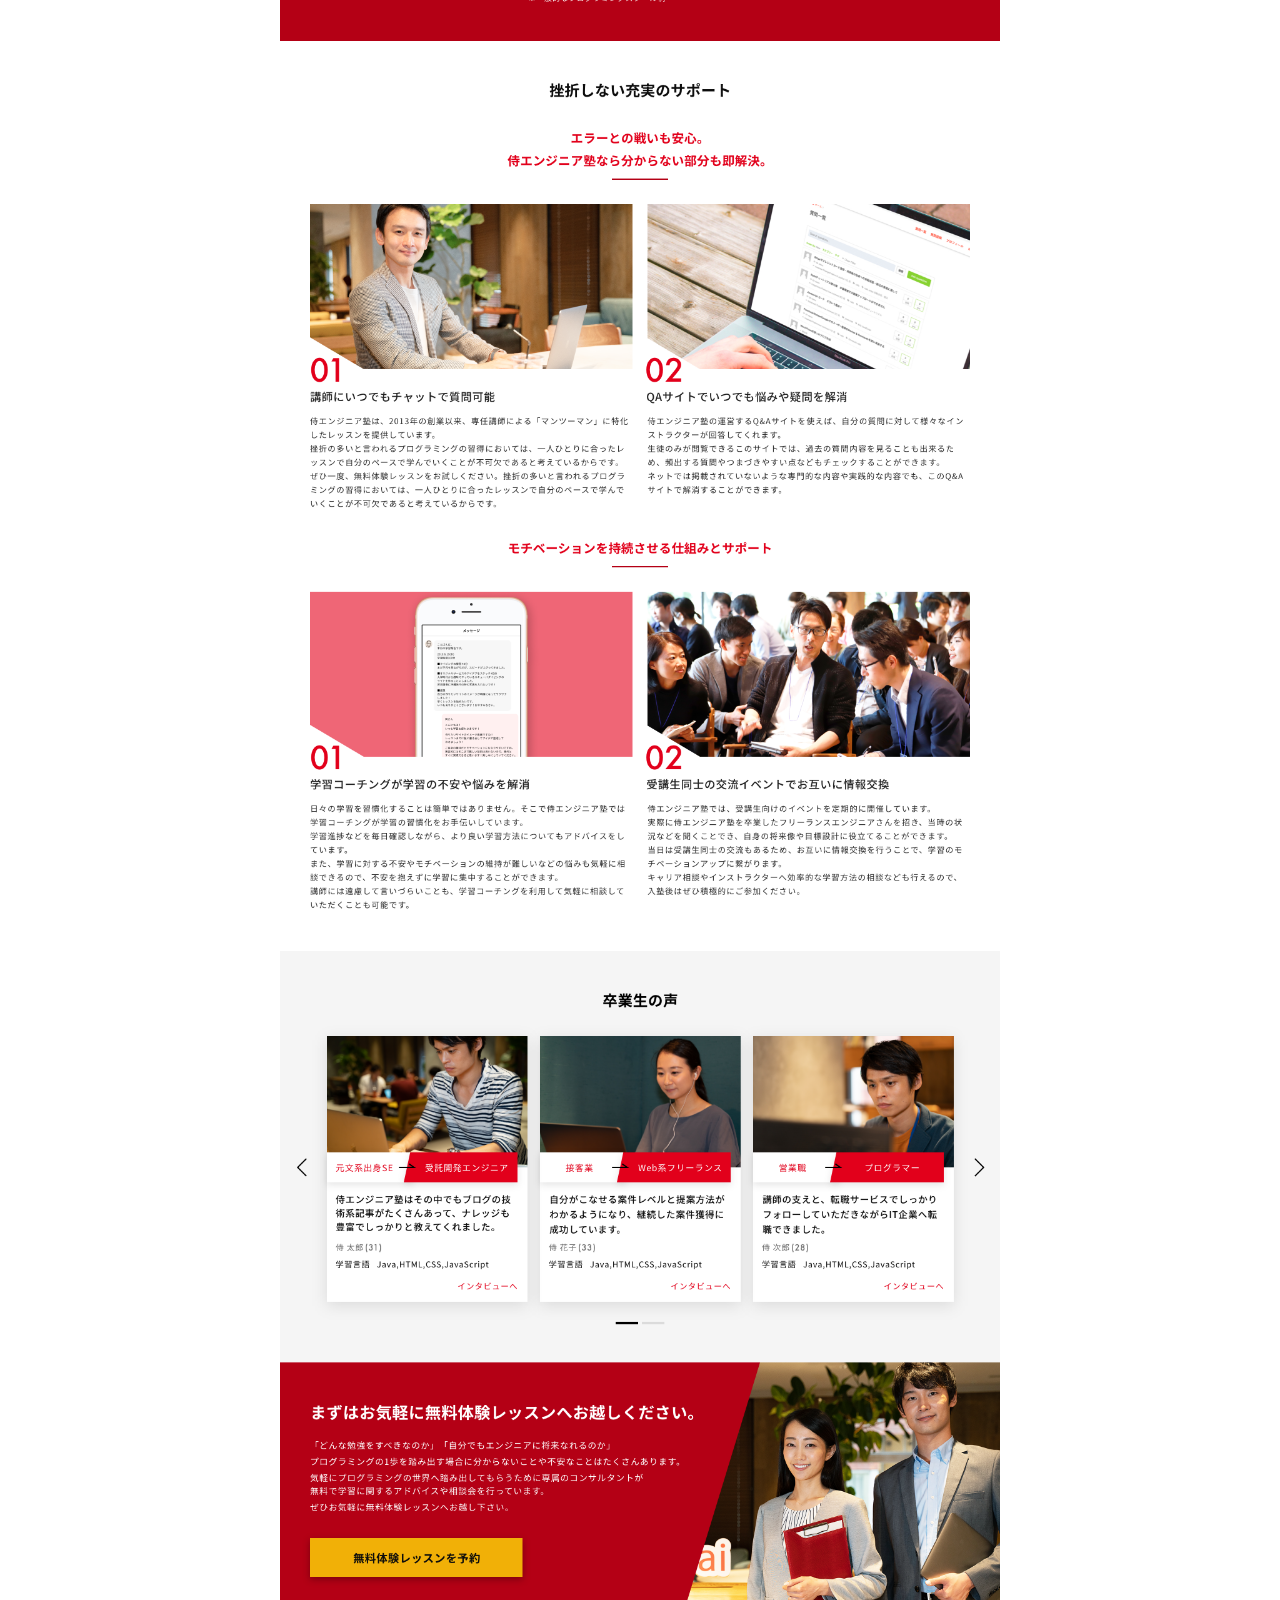
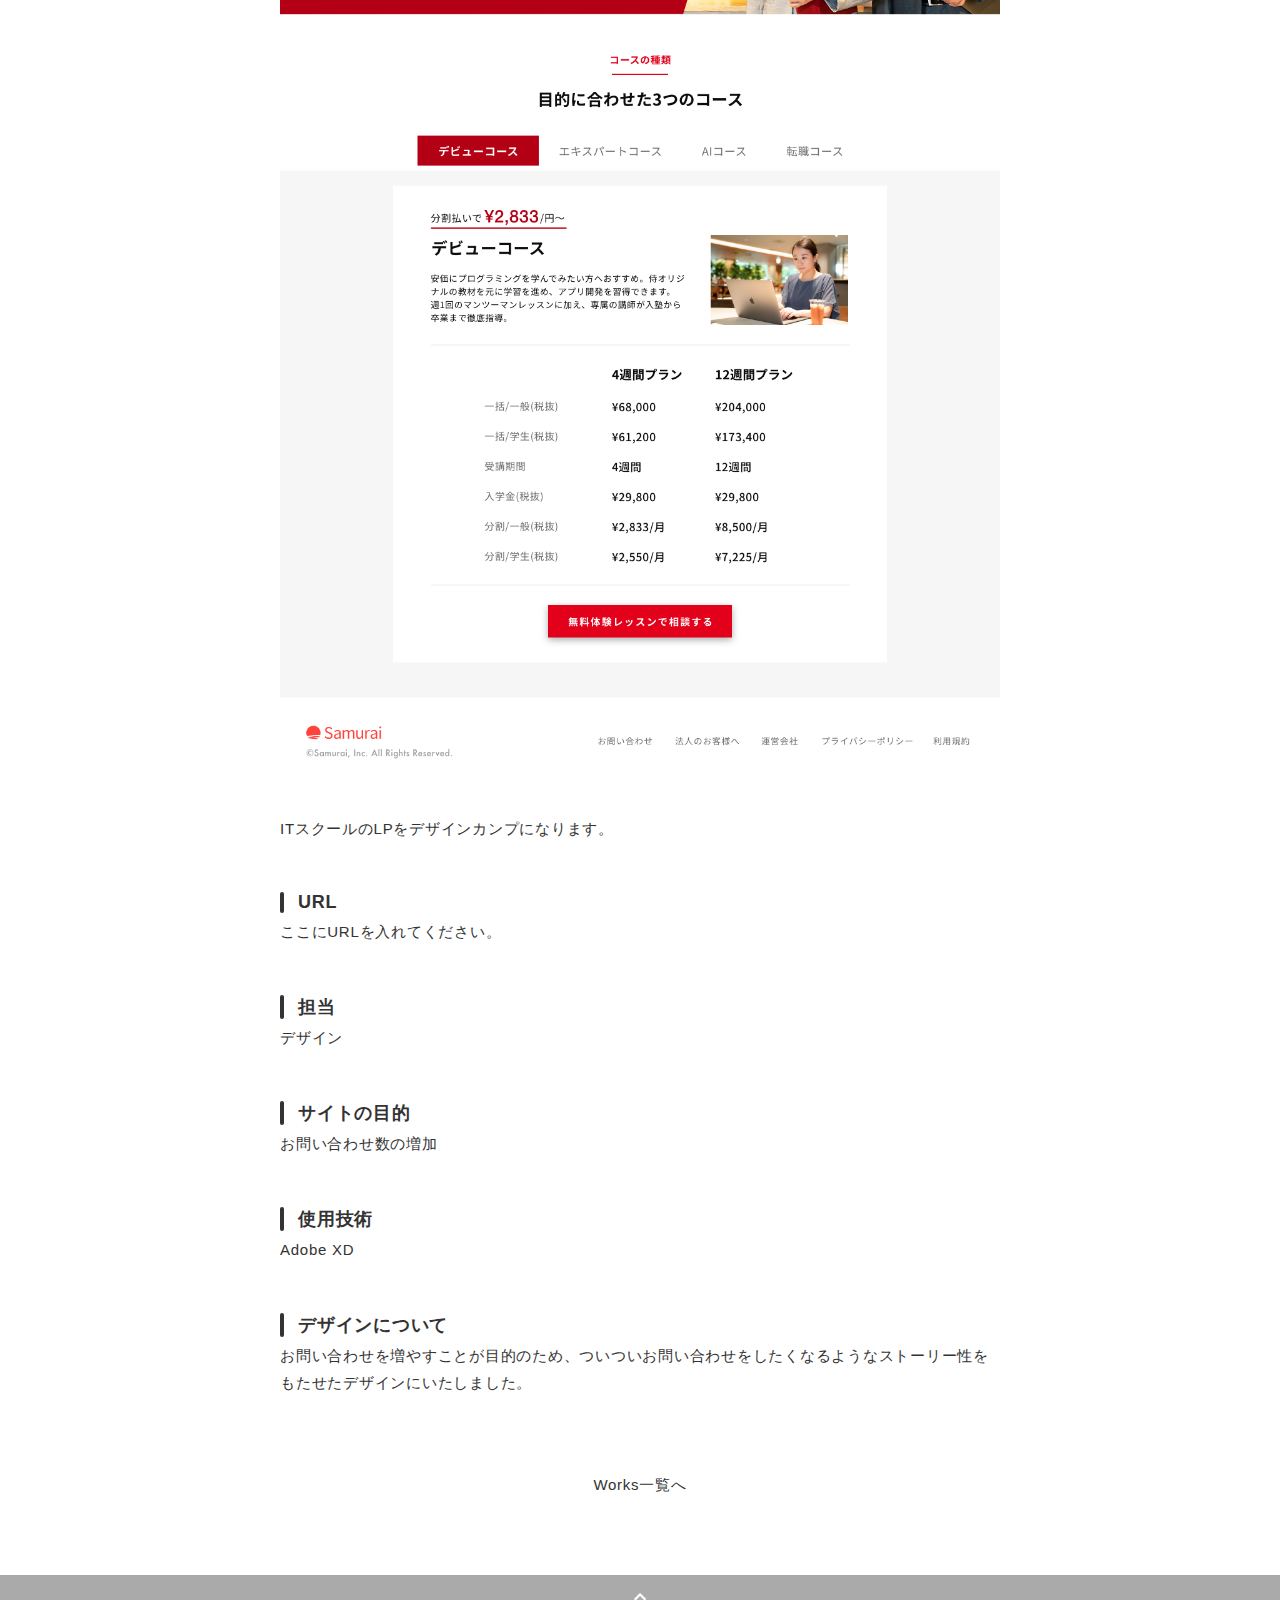
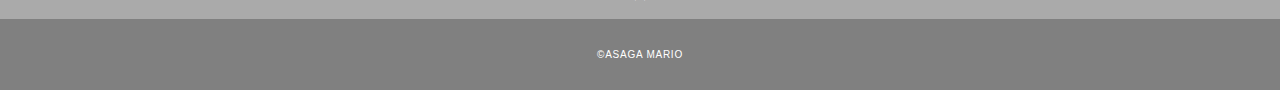
<file: works-5.html>
<!DOCTYPE html>
<html>
<head>
  <meta charset="utf-8">
  <meta name="viewport" content="width=device-width, initial-scale=1.0, maximum-scale=1.0, minimum-scale=1.0">
  <title>ASAGA ポートフォリオ</title>
  <link rel="preconnect" href="https://fonts.gstatic.com">
  <link href="https://fonts.googleapis.com/css2?family=Montserrat:wght@400;700&display=swap" rel="stylesheet">
  <link href="https://fonts.googleapis.com/css?family=Material+Icons+Outlined" rel="stylesheet">
  <link href="css/ress.css" media="all" rel="stylesheet" type="text/css" />
  <link href="css/style.css" media="all" rel="stylesheet" type="text/css" />
</head>

<body>
  <div class="wrapper">

    <!-- header -->
    <header class="header ">
      <div class="container">
        <h1 class="header-logo">
          <a href="index.html">ASAGA MARIO</a>
        </h1>
        <nav class="gnav">
          <ul class="gnav-list">
            <li class="gnav-item"><a href="index.html#works">WORKS</a></li>
            <li class="gnav-item"><a href="index.html#skill">SKILL</a></li>
            <li class="gnav-item"><a href="index.html#about">ABOUT</a></li>
            <li class="gnav-item"><a href="index.html#contact">CONTACT</a></li>
          </ul>
        </nav>
      </div>
    </header>
    <!-- /header -->

    <main class="content">

      <article class="article">
        <div class="article-container">
          <h2 class="article-title">ITスクールのLP</h2>
          <div class="article-body">
            <p>
              <img src="img/works-detail/works-5.png" alt="">
            </p>
            <p>
              ITスクールのLPをデザインカンプになります。
            </p>
            <h3>URL</h3>
            <p><a href="" target="_blank" rel="noopener">ここにURLを入れてください。</a></p>
            <h3>担当</h3>
            <p>デザイン</p>
            <h3>サイトの目的</h3>
            <p>お問い合わせ数の増加</p>
            <h3>使用技術</h3>
            <p>Adobe XD</p>
            <h3>デザインについて</h3>
            <p>
              お問い合わせを増やすことが目的のため、ついついお問い合わせをしたくなるようなストーリー性をもたせたデザインにいたしました。
            </p>
          </div>
          <div class="home-link">
            <a href="index.html#works">Works一覧へ</a>
          </div>
        </div>
      </article>

      <div class="page-top" id="js-page-top">
        <span class="material-icons-outlined">expand_less</span>
      </div>
    </main>

    <!-- footer -->
    <footer class="footer">
      <div class="copyright">&copy;ASAGA MARIO</div>
    </footer>
    <!-- /footer -->

  </div>
  <script src="https://ajax.googleapis.com/ajax/libs/jquery/3.6.0/jquery.min.js"></script>
  <script type='text/javascript' src="js/script.js"></script>
</body>
</html>
</file>
<file: css/ress.css>
/*!
 * ress.css • v3.0.1
 * MIT License
 * github.com/filipelinhares/ress
 */

/* # =================================================================
   # Global selectors
   # ================================================================= */

html {
  box-sizing: border-box;
  word-break: normal;
  -moz-tab-size: 4;
  tab-size: 4;

  -webkit-text-size-adjust: 100%; /* Prevent adjustments of font size after orientation changes in iOS */
}

*,
::before,
::after {
  box-sizing: inherit;
  background-repeat: no-repeat; /* Set `background-repeat: no-repeat` to all elements and pseudo elements */
}

::before,
::after {
  vertical-align: inherit;
  text-decoration: inherit; /* Inherit text-decoration and vertical align to ::before and ::after pseudo elements */
}

* {
  margin: 0;
  padding: 0; /* Reset `padding` and `margin` of all elements */
}

/* # =================================================================
   # General elements
   # ================================================================= */

hr {
  overflow: visible; /* Show the overflow in Edge and IE */
  height: 0; /* Add the correct box sizing in Firefox */
}

details,
main {
  display: block; /* Render the `main` element consistently in IE. */
}

summary {
  display: list-item; /* Add the correct display in all browsers */
}

small {
  font-size: 80%; /* Set font-size to 80% in `small` elements */
}

[hidden] {
  display: none; /* Add the correct display in IE */
}

abbr[title] {
  /* Add the correct text decoration in Chrome, Edge, IE, Opera, and Safari */
  text-decoration: underline;
  text-decoration: underline dotted;
  border-bottom: none; /* Remove the bottom border in Chrome 57 */
}

a {
  background-color: transparent; /* Remove the gray background on active links in IE 10 */
}

a:active,
a:hover {
  outline-width: 0; /* Remove the outline when hovering in all browsers */
}

code,
kbd,
pre,
samp {
  font-family: monospace, monospace; /* Specify the font family of code elements */
}

pre {
  font-size: 1em; /* Correct the odd `em` font sizing in all browsers */
}

b,
strong {
  font-weight: bolder; /* Add the correct font weight in Chrome, Edge, and Safari */
}

/* https://gist.github.com/unruthless/413930 */
sub,
sup {
  position: relative;
  font-size: 75%;
  line-height: 0;
  vertical-align: baseline;
}

sub {
  bottom: -.25em;
}

sup {
  top: -.5em;
}

/* # =================================================================
   # Forms
   # ================================================================= */

input {
  border-radius: 0;
}

/* Replace pointer cursor in disabled elements */
[disabled] {
  cursor: default;
}

[type="number"]::-webkit-container-spin-button,
[type="number"]::-webkit-outer-spin-button {
  height: auto; /* Correct the cursor style of increment and decrement buttons in Chrome */
}

[type="search"] {
  outline-offset: -2px; /* Correct the outline style in Safari */

  -webkit-appearance: textfield; /* Correct the odd appearance in Chrome and Safari */
}

[type="search"]::-webkit-search-decoration {
  -webkit-appearance: none; /* Remove the container padding in Chrome and Safari on macOS */
}

textarea {
  overflow: auto; /* Internet Explorer 11+ */
  resize: vertical; /* Specify textarea resizability */
}

button,
input,
optgroup,
select,
textarea {
  font: inherit; /* Specify font inheritance of form elements */
}

optgroup {
  font-weight: bold; /* Restore the font weight unset by the previous rule */
}

button {
  overflow: visible; /* Address `overflow` set to `hidden` in IE 8/9/10/11 */
}

button,
select {
  text-transform: none; /* Firefox 40+, Internet Explorer 11- */
}

/* Apply cursor pointer to button elements */
button,
[type="button"],
[type="reset"],
[type="submit"],
[role="button"] {
  cursor: pointer;
  color: inherit;
}

/* Remove container padding and border in Firefox 4+ */
button::-moz-focus-container,
[type="button"]::-moz-focus-container,
[type="reset"]::-moz-focus-container,
[type="submit"]::-moz-focus-container {
  padding: 0;
  border-style: none;
}

/* Replace focus style removed in the border reset above */
button:-moz-focusring,
[type="button"]::-moz-focus-container,
[type="reset"]::-moz-focus-container,
[type="submit"]::-moz-focus-container {
  outline: 1px dotted ButtonText;
}

button,
html [type="button"],
/* Prevent a WebKit bug where (2) destroys native `audio` and `video`controls in Android 4 */
[type="reset"],
[type="submit"] {
  -webkit-appearance: button; /* Correct the inability to style clickable types in iOS */
}

/* Remove the default button styling in all browsers */
button,
input,
select,
textarea {
  border-style: none;
  background-color: transparent;
}

/* Style select like a standard input */
select {
  -webkit-appearance: none; /* Chrome 41+ */
  -moz-appearance: none; /* Firefox 36+ */
}

select::-ms-expand {
  display: none; /* Internet Explorer 11+ */
}

select::-ms-value {
  color: currentColor; /* Internet Explorer 11+ */
}

legend {
  display: table; /* Correct the text wrapping in Edge and IE */
  max-width: 100%; /* Correct the text wrapping in Edge and IE */
  max-width: 100%; /* Correct the text wrapping in Edge 18- and IE */
  white-space: normal; /* Correct the text wrapping in Edge and IE */
  color: inherit; /* Correct the color inheritance from `fieldset` elements in IE */
  border: 0; /* Correct `color` not being inherited in IE 8/9/10/11 */
}

::-webkit-file-upload-button {
  font: inherit; /* Change font properties to `inherit` in Chrome and Safari */
  color: inherit;
  /* Correct the inability to style clickable types in iOS and Safari */

  -webkit-appearance: button;
}

/* # =================================================================
   # Specify media element style
   # ================================================================= */

img {
  border-style: none; /* Remove border when inside `a` element in IE 8/9/10 */
}

/* Add the correct vertical alignment in Chrome, Firefox, and Opera */
progress {
  vertical-align: baseline;
}

/* # =================================================================
   # Accessibility
   # ================================================================= */

/* Hide content from screens but not screenreaders */
@media screen {
  [hidden~="screen"] {
    display: inherit;
  }
  [hidden~="screen"]:not(:active):not(:focus):not(:target) {
    position: absolute !important;
    clip: rect(0 0 0 0) !important;
  }
}

/* Specify the progress cursor of updating elements */
[aria-busy="true"] {
  cursor: progress;
}

/* Specify the pointer cursor of trigger elements */
[aria-controls] {
  cursor: pointer;
}

/* Specify the unstyled cursor of disabled, not-editable, or otherwise inoperable elements */
[aria-disabled] {
  cursor: default;
}
</file>
<file: css/style.css>
body {
  font-family: "Karla","Yu Gothic UI",Meiryo,sans-serif;
  font-size: 15px;
  letter-spacing: .05em;
  color: #333;
}

a {
  transition: opacity .3s;
  text-decoration: none;
  color: #333;
}


img {
  max-width: 100%;
  height: auto;
  vertical-align: bottom;
  border-style: none;
}



.pc-only {
  display: block;
}

.sp-only {
  display: none;
}

/*--------------------------------
 レイアウト
---------------------------------*/
.wrapper {
  padding-top: 73px;
}

.section {
  padding: 90px 0;
}

.section:nth-of-type(odd) {
  background-color: #f7f7f7;
}

.container {
  max-width: 1340px;
  margin: 0 auto;
  padding: 0 40px;
}

.line {
  width: 20%;
  
}

.sns {
  margin-bottom: 50px;
}

/*--------------------------------
 見出し
---------------------------------*/
.title {
  font-size: 20px;
  line-height: 1;
  margin-bottom: 40px;
  text-align: center;
  letter-spacing: .05em;
  color: #333;
}

.lead {
  font-size: 16px;
  line-height: 1.8;
  margin-bottom: 30px;
}

/*--------------------------------
ヘッダー
---------------------------------*/
.header {
  position: fixed;
  top: 0;
  z-index: 1;
  width: 100%;
  background-color: #fff;
  box-shadow: 0 5px 10px -6px rgba(0,0,0,.1);
}

.header .container {
  display: flex;
  align-items: center;
  justify-content: space-between;
  padding: 20px 40px;
}

.header-logo {
  font-size: 20px;
  font-weight: bold;
  line-height: 1.2;
  margin-right: 20px;
  letter-spacing: .05em;
}

.header-logo a {
  color: #333;
}

.gnav-list {
  display: flex;
  justify-content: space-between;
  list-style: none;
}

.gnav-item:not(:last-child) {
  margin-right: 20px;
}

.gnav-item a {
  position: relative;
  font-size: 13px;
  font-weight: bold;
  display: inline-block;
  padding: 5px 0;
  transition: .3s;
  letter-spacing: .05em;
  color: #333;
}
.gnav-item a:after {
  position: absolute;
  bottom: 0;
  left: 50%;
  width: 0;
  height: 1px;
  content: "";
  transition: .3s;
  -webkit-transform: translateX(-50%);
  transform: translateX(-50%);
  background-color: #333;
}

.gnav-item a:hover:after {
  width: 100%;
}

/*--------------------------------
 メインビジュアル
---------------------------------*/
.mv {
  display: flex;
  align-items: center;
  justify-content: center;
  height: auto;
  text-align: center;
}

.mv-container {
  position: relative;
  padding: 0 20px;
}

.mv-container img {
  width: 100%;
  height: auto;
}

/*--------------------------------
 Design
---------------------------------*/
.design {
  display:flex;
  justify-content: center;
  align-items: flex-end;
  }
  
.design-item {
  margin: 30px 25px 30px 25px;
}
  
.design-body {
  display: flex;
  flex-direction:column;
  align-items: center;
}
  
.design-name {
  font-size: 14px;
  font-weight: bold;
  line-height: 30px;
}


a.design-name {
  position: relative;
  font-size: 14px;
  font-weight: bold;
  display: inline-block;
  padding: 5px 0;
  transition: .3s;
  letter-spacing: .05em;
  color: #333;
}

a.design-name:after {
  position: absolute;
  bottom: 0;
  left: 50%;
  width: 0;
  height: 1px;
  content: "";
  transition: .3s;
  -webkit-transform: translateX(-50%);
  transform: translateX(-50%);
  background-color: #333;
}

a.design-name:hover:after {
  width: 100%;
}

.design-contenets {
  display: flex;
  flex-direction:column;
  align-items: center;
}

.design-maintext {
  margin-top: 20px;
}

.design-subtext {
  font-size: 12px;
  line-height: 2.5;
}

a.disabled{
  position: relative;
  font-size: 14px;
  font-weight: bold;
  display: inline-block;
  padding: 5px 0;
  transition: .3s;
  letter-spacing: .05em;
  color: #ccc;
  pointer-events: none;
}

/*--------------------------------
 Component
---------------------------------*/
.component {
  text-align: center;
}

/*--------------------------------
 ボタンデザイン
---------------------------------*/

.btn {
  display: flex;
  justify-content: space-between;
  flex-wrap:wrap
}

a.btn_01 {
	display: block;
	text-align: center;
	text-decoration: none;
	width: 120px;
  margin-top: 10px;
	margin-bottom: 10px;
	padding: 1rem;
	font-weight: bold;
	border: 2px solid #e09caa;
	color: #e09caa;
	transition: 0.5s;
}
a.btn_01:hover {
	color: #fff;
	background: #e09caa;
}

a.btn_02 {
	display: block;
	text-align: center;
	text-decoration: none;
	width: 120px;
  margin-top: 10px;
	margin-bottom: 10px;
	padding: 1rem;
	font-weight: bold;
	border: 2px solid #b2b6d8;
	background: #b2b6d8;
	color: #fff;
	transition: 0.5s;
}
a.btn_02:hover {
	color: #b2b6d8;
	background: #fff;
}


a.btn_03 {
	display: block;
	text-align: center;
	text-decoration: none;
	width: 120px;
  margin-top: 10px;
	margin-bottom: 10px;
	padding: 1rem;
	font-weight: bold;
	background: linear-gradient(to top, #c9bc9b, #eadfca);
	color: #917c50;
	box-shadow: 0 2px 5px rgba(0, 0, 0, .2);
	-webkit-box-shadow: 0 2px 5px rgba(0, 0, 0, .2);
	transition: 0.5s;
}
a.btn_03:hover {
	color: #917c50;
	opacity: 0.7;
}

a.btn_04 {
	display: flex;
    justify-content: space-evenly;
    align-items: center;
  color: #fff;
	text-align: center;
	text-decoration: none;
	width: 120px;
  margin-top: 10px;
	margin-bottom: 10px;
	padding: 1rem;
	font-weight: bold;
	background: #87c7d1;s
	color: #fff;
	border-radius: 100vh;
	position: relative;
	transition: 0.5s;
}
a.btn_04:hover {
	color: #7e7e7e;
  background: #cccccc;
}

a.btn_05 {
  display: inline-block;
  width: 120px;
  margin-top: 10px;
	margin-bottom: 10px;
	padding: 1rem;
  background: #fff;
  text-align: center;
  text-decoration: none;
  font-weight: bold;
  border: 1px solid #859dc9;
  color: #859dc9;
  border-radius: 100vh;
  transition: 0.3s;
}
a.btn_05:hover {
  border-style: dashed;
}

/*--------------------------------
 ラジオボタンデザイン
---------------------------------*/

.list ul li{
	margin:10px 0px 10px 0;
	display:inline-block;
}

.radio01{
  display: none;
}
.radio01 + label{
  padding-left: 22px;
  position:relative;
  margin-right: 22px;
}
.radio01 + label::before{
  content: "";
  display: block;
  position: absolute;
  top: 3px;
  left: 3px;
  width: 13px;
  height: 13px;
  border: 1px solid #b15a5e;
  border-radius: 50%;
}
.radio01:checked + label{
  color: #b15a5e;
}
.radio01:checked + label::after{
  content: "";
  display: block;
  position: absolute;
  top: 5px;
  left: 5px;
  width: 11px;
  height: 11px;
  background: #b15a5e;
  border-radius: 50%;
}

/*--------------------------------
 Gellery
---------------------------------*/

.gallery-img {
  margin: 50px 0 50px 0;
}

/*--------------------------------
 Works
---------------------------------*/
.works-list {
  display: flex;
  justify-content:center; 
  margin-bottom: -40px;
}

.works-item {
  width: 31.74603%;
  margin-right: 1.58730%;
  margin-bottom: 40px;
  color: #333;
}

.works-item:hover {
  opacity: .9;
}

.works-item:nth-of-type(3n) {
  margin-right: 0;
}

.works-img img {
  border: 1px solid #e6e6e6;
}

.works-name {
  font-size: 12px;
  font-weight: bold;
  margin-top: 8px;
}

.works-info {
  font-size: 10px;
  margin-top: 5px;
}

/*--------------------------------
 Skill
---------------------------------*/
.skill-list {
  display: flex;
  flex-wrap: wrap;
  justify-content: space-between;
  margin-bottom: -50px;
}

.skill-item {
  display: flex;
  align-items: flex-start;
  justify-content: space-between;
  width: 48%;
  margin-bottom: 50px;
}

.skill-img {
  width: 60px;
  height: auto;
  margin-right: 20px;
}

.skill-body {
  flex: 1;
}

.skill-name {
  margin-bottom: 10px;
}

.skill-text {
  font-size: 14px;
  line-height: 1.8;
}

/*--------------------------------
 About
---------------------------------*/
.profile {
  display: flex;
  align-items: center;
  max-width: 800px;
  margin: 0 auto;
}
.profile-img {
  width: 20%;
  margin-right: 30px;
  border-radius: 50%;
}
.profile-img img {
  border-radius: 50%;
}
.profile-body {
  flex: 1;
}

.profile-body p {
  font-size: 15px;
  line-height: 1.8;
}

.profile-name {
  margin-bottom: 20px;
}


/*--------------------------------
 Contact
---------------------------------*/
.contact-list {
  display: flex;
  flex-direction:column;
  align-items: center;
}
  
/* 外枠 */
.form {
  display: flex;
  flex-direction:column;
  align-items: center;
}

form > div {
  flex-direction: row;
  flex-wrap: wrap;
  padding-bottom: 30px;
}

.contact-heading {
  width: 240px;
  align-self: center;
}

/* 見出しのラベル */
.contact-label {
  font-weight: bold;
}

/* 必須 */
.contact-span {
  color: #F15A24;
  margin: 0 0 0 20px;
  font-weight: bold;
}

/* テキストボックス */
.contact-textbox {
  border-top: 0;
  border-left: 0;
  border-right: 0;
  border-bottom-width: 1px;
  border-bottom-color: #707070;
  border-bottom-style: solid;
  background-color: #fff;
  width: 400px;
  height: 56px;
}

/* お問い合わせ内容のテキストエリア */
.contact-textarea {
  border-top: 0;
  border-left: 0;
  border-right: 0;
  border-bottom-width: 1px;
  border-bottom-color: #707070;
  border-bottom-style: solid;
  background-color: #fff;
  width: 400px;
  height: 200px;
}

/* 個人情報の取り扱い */
details {
  width: 400px;
}
details > div {
  background-color: #fafafa;
  padding: 20px;
} 
details > div > span {
  font-weight: bold;
}

.submit_btn {
  display: inline-block;
	vertical-align: middle;
	margin: 30px 0 0 0;
	padding: 6px 25px;
	color: #F15A24;
	font-weight: bold;
	letter-spacing: 0.5pt;
	text-decoration: none;
	background-color: #ffffff;
	border: 1px solid #F15A24;
	cursor: pointer;
	transition-duration:0.3s;
    -webkit-transition-duration:0.3s;
    -moz-transition-duration:0.3s;
    -o-transition-duration:0.3s;
    -ms-transition-duration:0.3s;
}

.submit_btn:hover{
  color: #ffffff;
  background-color: #F15A24;
}


/*--------------------------------
 ページトップ
---------------------------------*/
.page-top {
  font-weight: bold;
  padding: 10px;
  cursor: pointer;
  text-align: center;
  background-color: #aaaaaa;
}

.page-top .material-icons-outlined {
  vertical-align: bottom;
  color: #fff;
}

/*--------------------------------
 フッター
---------------------------------*/
.footer {
  padding: 30px;
  background-color: hsl(0, 0%, 50%);
}

.copyright {
  font-size: 10px;
  text-align: center;
  color: #fff;
}

/*--------------------------------
 下層：Worksページ
---------------------------------*/
.article {
  padding: 80px 0;
}

.article-container {
  max-width: 1040px;
  margin: 0 auto;
  padding: 0 20px;
}

.article-title {
  margin-bottom: 30px;
  text-align: center;
}

.article-body {
  max-width: 720px;
  margin: 0 auto;
  margin-bottom: 80px;
}

.article-body h3 {
  position: relative;
  font-size: 18px;
  margin-bottom: 5px;
  padding-left: 1em;
}

.article-body img {
  width: 100%;
  height: auto;
}

.article-body h3:not(:first-child) {
  margin-top: 50px;
}

.article-body h3::before {
  position: absolute;
  top: 0;
  left: 0;
  width: 4px;
  height: 100%;
  content: "";
  border-radius: 3px;
  background-color: #333;
}

.article-body p {
  font-size: 15px;
  line-height: 1.8;
  margin-bottom: 30px;
}

.home-link {
  text-align: center;
}

/*media Queries 767
----------------------------------------------------*/
@media screen and (max-width: 767px) {
  body {
    font-size: 14px;
  }

  .pc-only {
    display: none;
  }

  .sp-only {
    display: block;
  }

  /* 見出し */
  .title {
    font-size: 26px;
    margin-bottom: 20px;
  }

  .lead {
    font-size: 14px;
    line-height: 1.7;
    margin-bottom: 20px;
  }

  /* レイアウト */
  .wrapper {
    padding-top: 57px;
  }

  .section {
    padding: 60px 0;
  }

  .container {
    padding: 0 20px;
  }

  /* ヘッダー */
  .header .container {
    padding: 15px;
  }

  .header-logo {
    font-size: 15px;
    margin-right: 15px;
  }

  .gnav-item:not(:last-child) {
    margin-right: 10px;
  }

  .gnav-item a {
    font-size: 10px;
  }

  .gnav-item a:after {
    display: none;
  }

  /*  メインビジュアル */
  .mv {
    height: 40vh;
  }

  .mv-container {
    padding: 0 20px;
  }

  .mv-title {
    font-size: 30px;
  }
  .mv-subtitle {
    font-size: 16px;
    margin-bottom: 20px;
  }

  .mv-text {
    top: 75%;
    font-size: 14px;
    line-height: 1.7;
  }

  /* Works */
  .works-name {
    font-size: 12px;
  }

  .works-info {
    margin-top: 3px;
  }

  .works-list {
    justify-content: space-between;
  }

  .works-item {
    flex: 0 0 48%;
    margin-right: 0;
    margin-bottom: 30px;
  }

  /* Skill */
  .skill-list {
    display: block;
    margin-bottom: 0;
  }

  .skill-item {
    width: 100%;
    margin-bottom: 35px;
  }

  .skill-item:last-child {
    margin-bottom: 0;
  }

  .skill-name {
    margin-bottom: 5px;
  }

  .skill-text {
    font-size: 13px;
    line-height: 1.7;
  }

  /* About */
  .profile {
    display: block;
  }
  .profile-img {
    width: 150px;
    margin: 0 auto;
    margin-bottom: 25px;
  }

  .profile-body p {
    font-size: 14px;
    line-height: 1.7;
  }

  .profile-body p:not(:last-child) {
    margin-bottom: 20px;
  }

  /* フッター */
  .footer {
    padding: 20px;
  }

  /* 下層ページ */
  .article {
    padding: 50px 0;
  }

  .article-body h3 {
    font-size: 16px;
    padding-left: .8em;
  }

  .article-body h3:not(:first-child) {
    margin-top: 30px;
  }

  .article-body p {
    font-size: 14px;
    line-height: 1.7;
    margin-bottom: 20px;
  }
}
</file>
